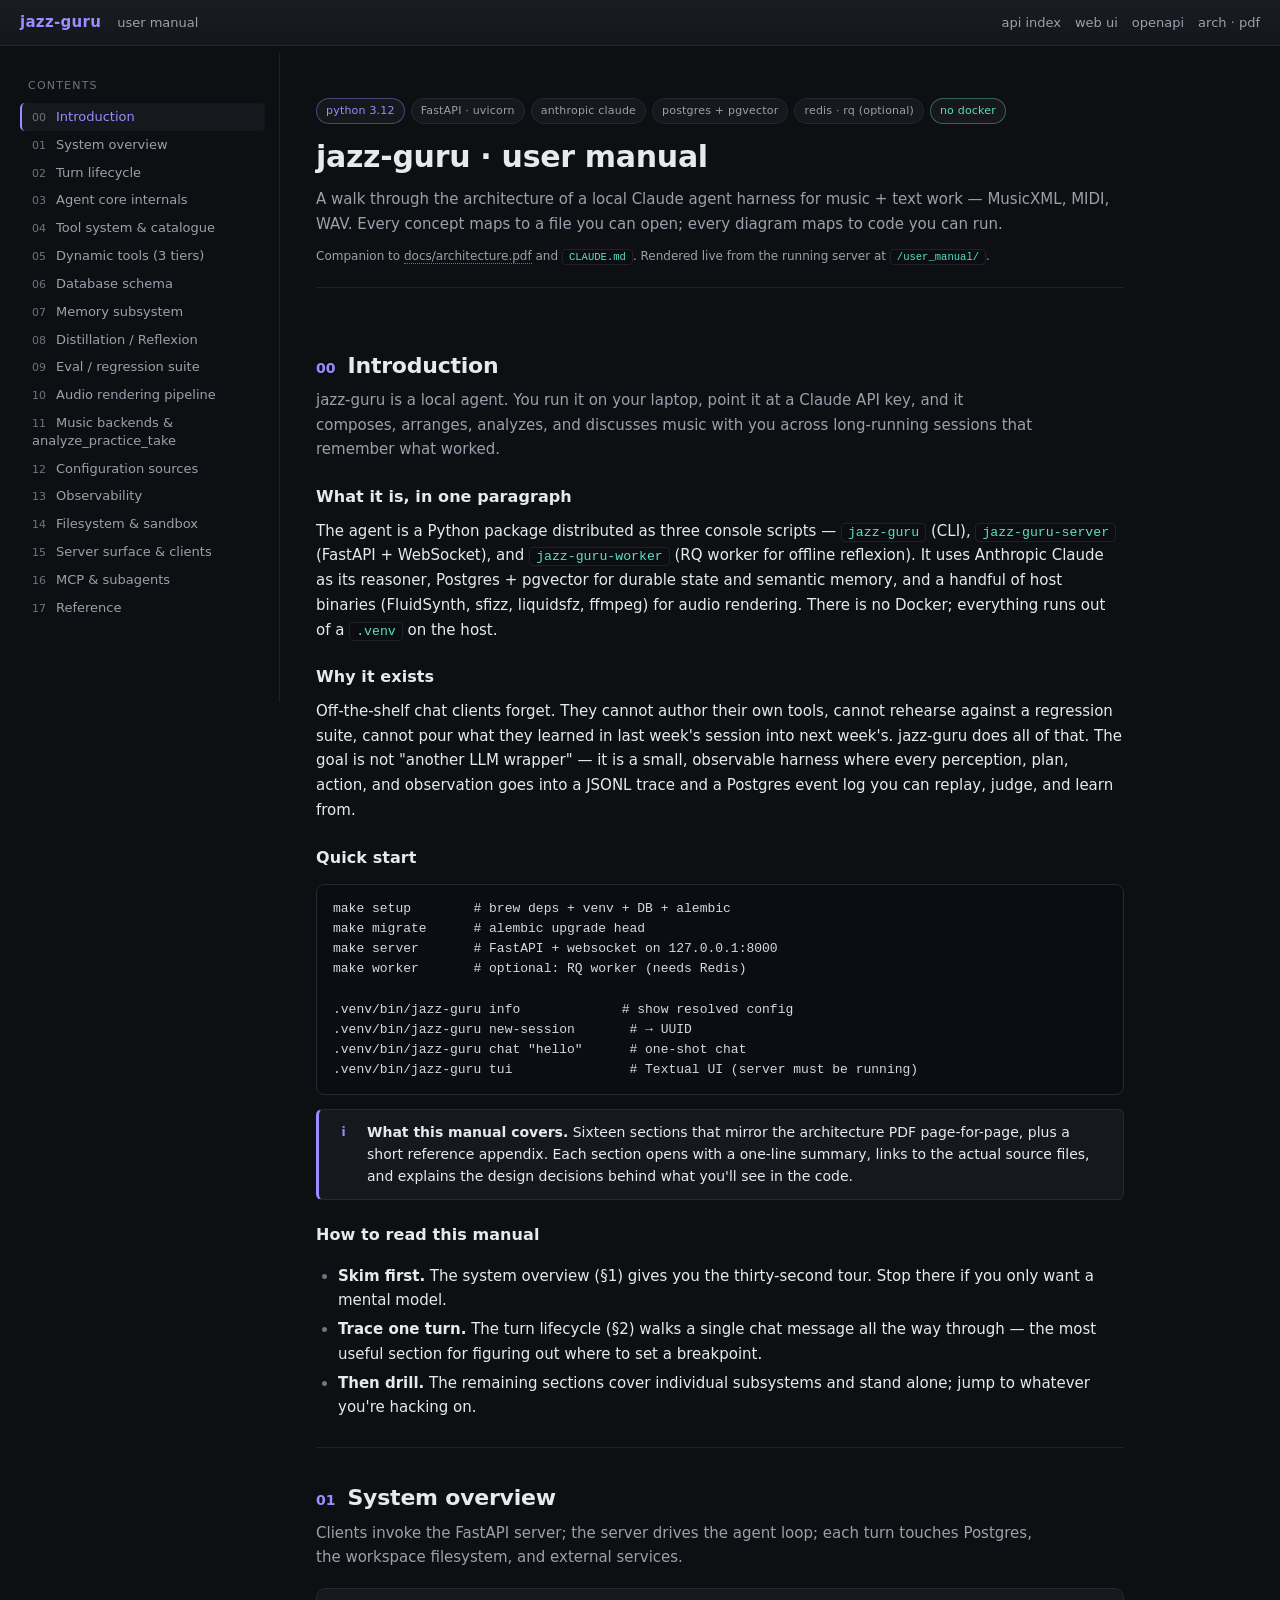
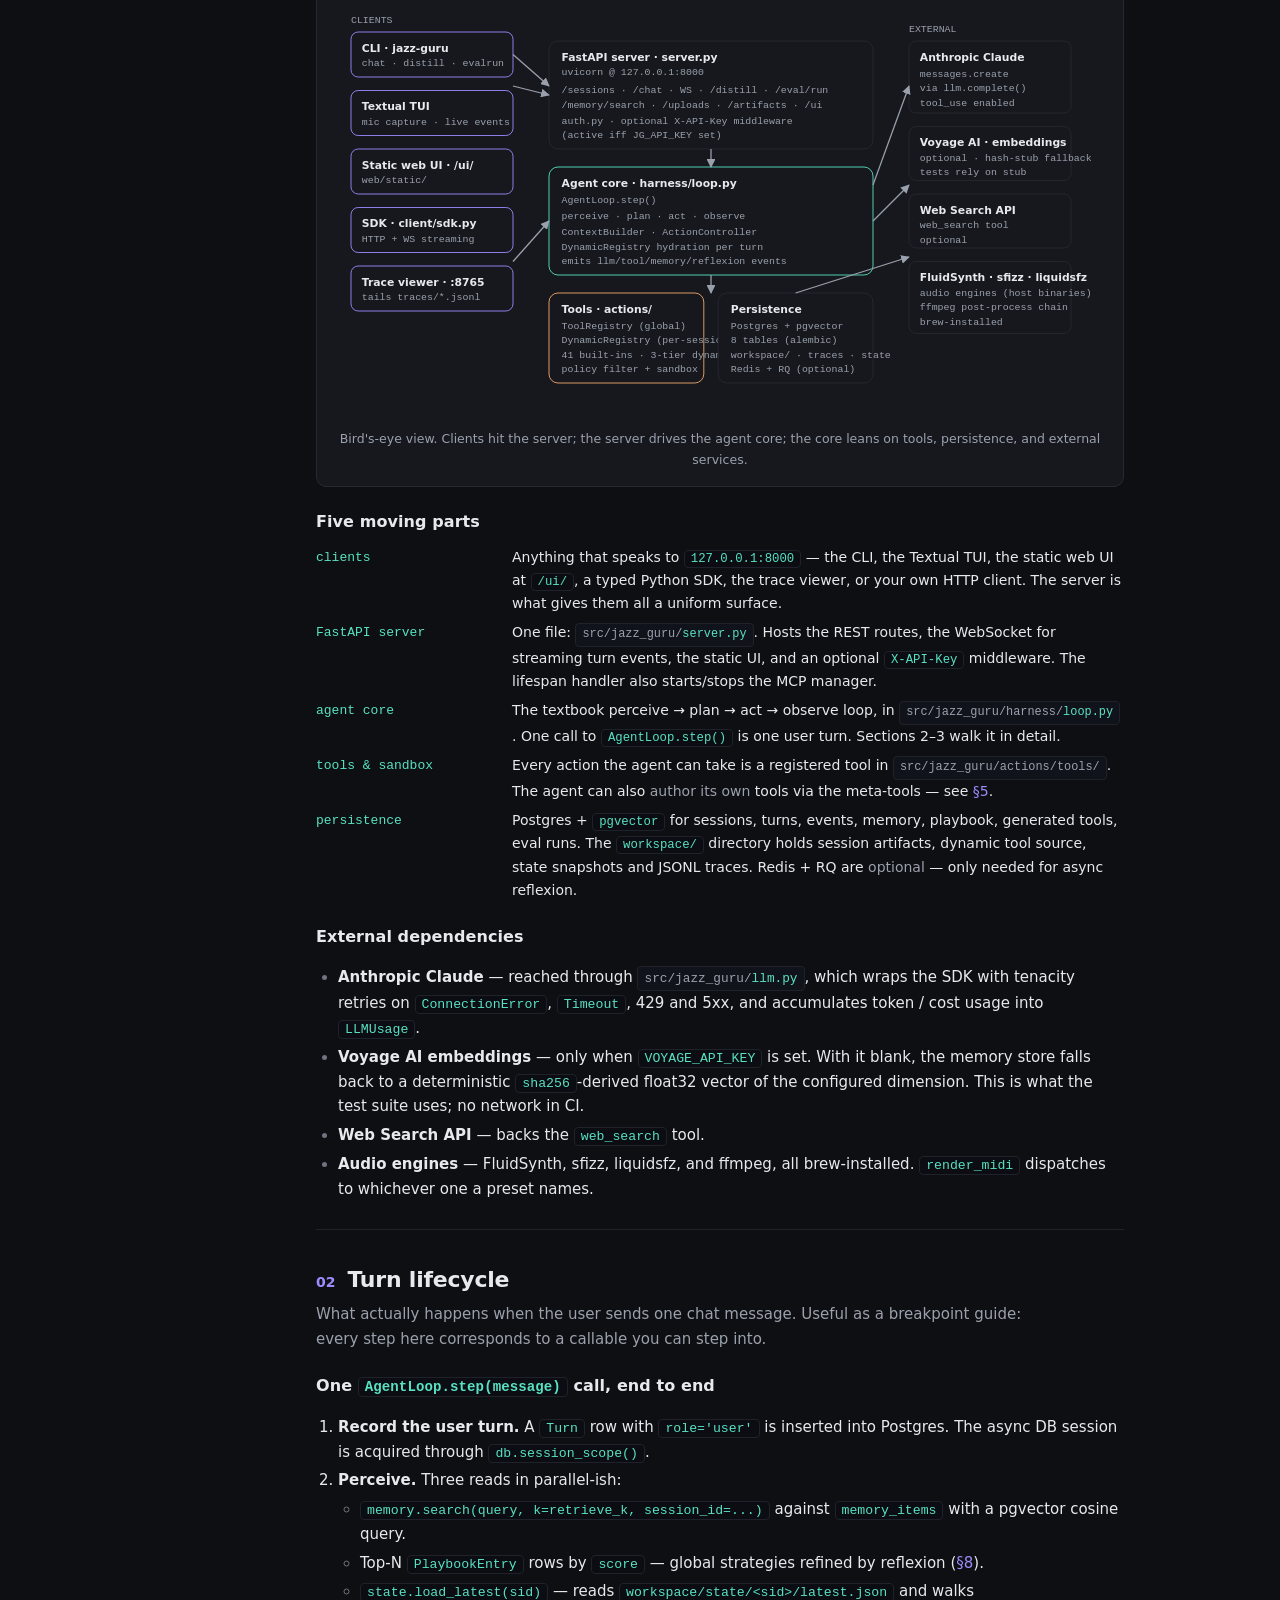
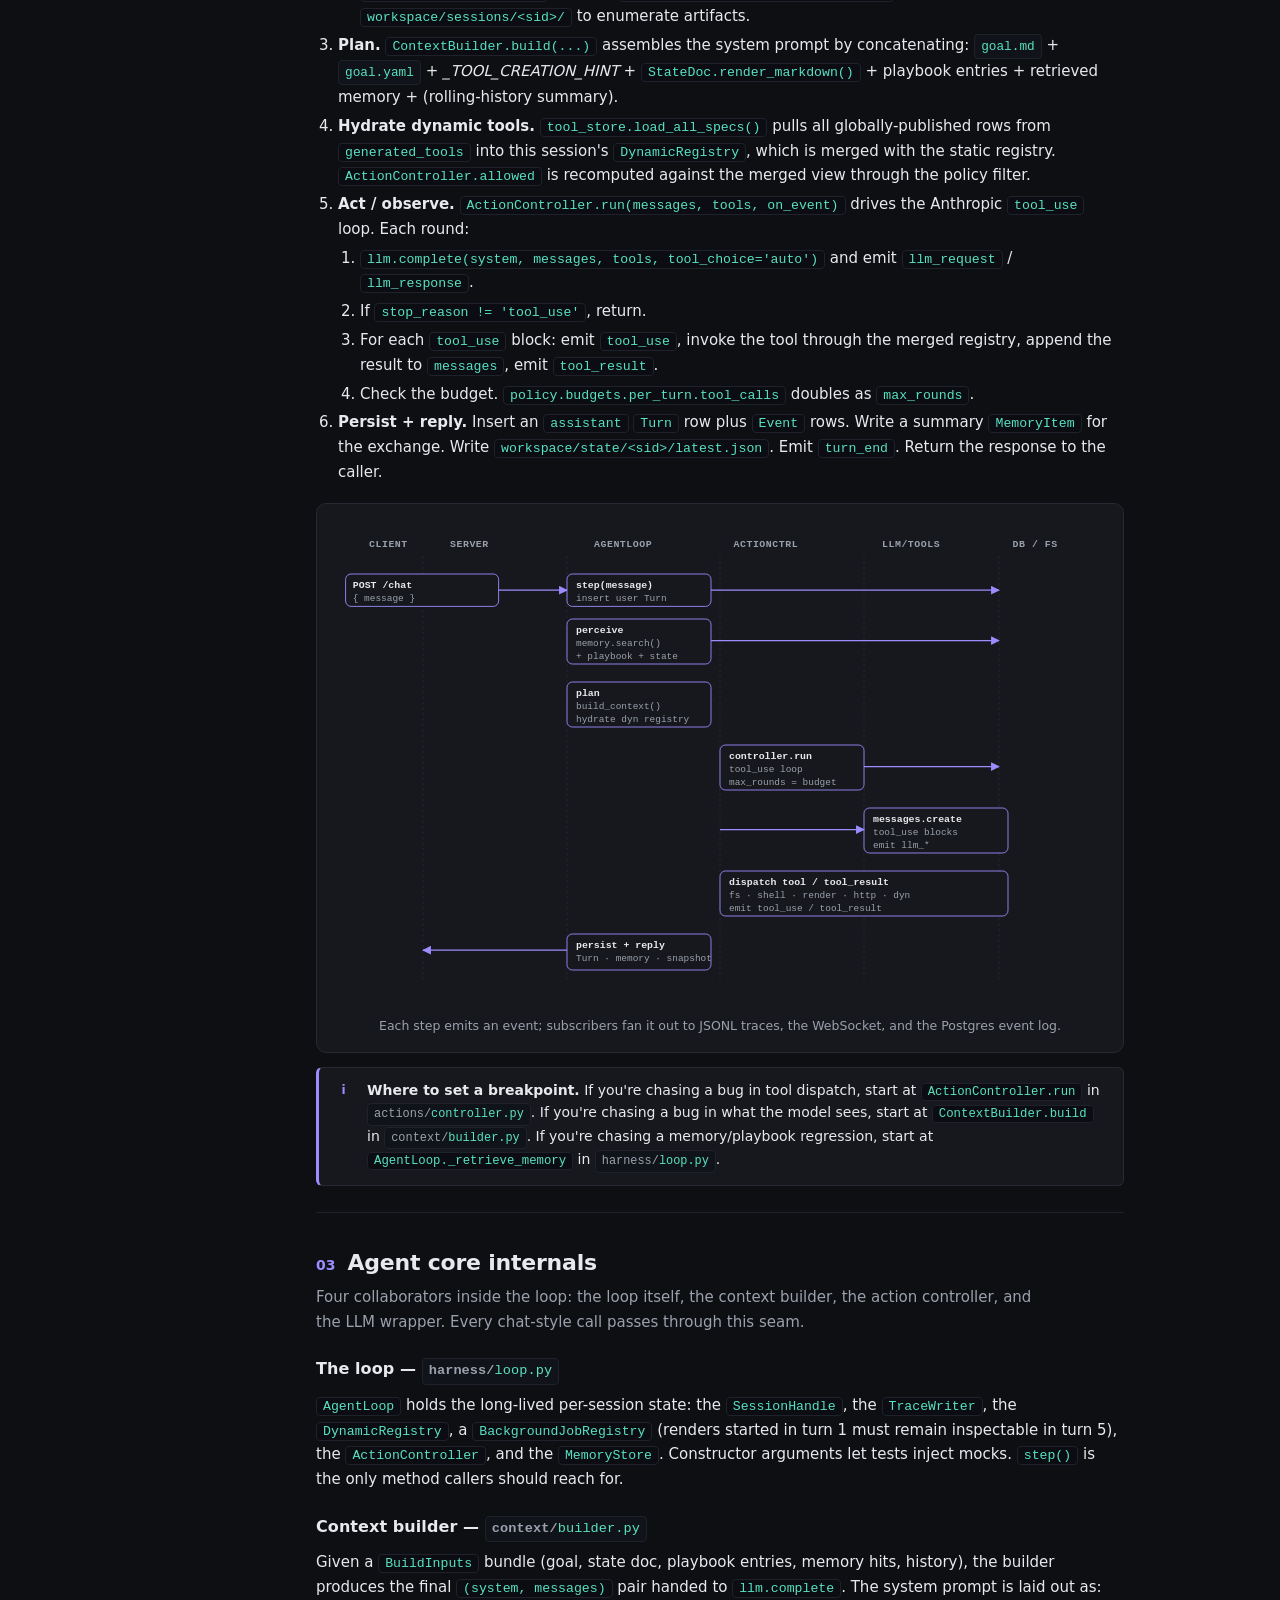
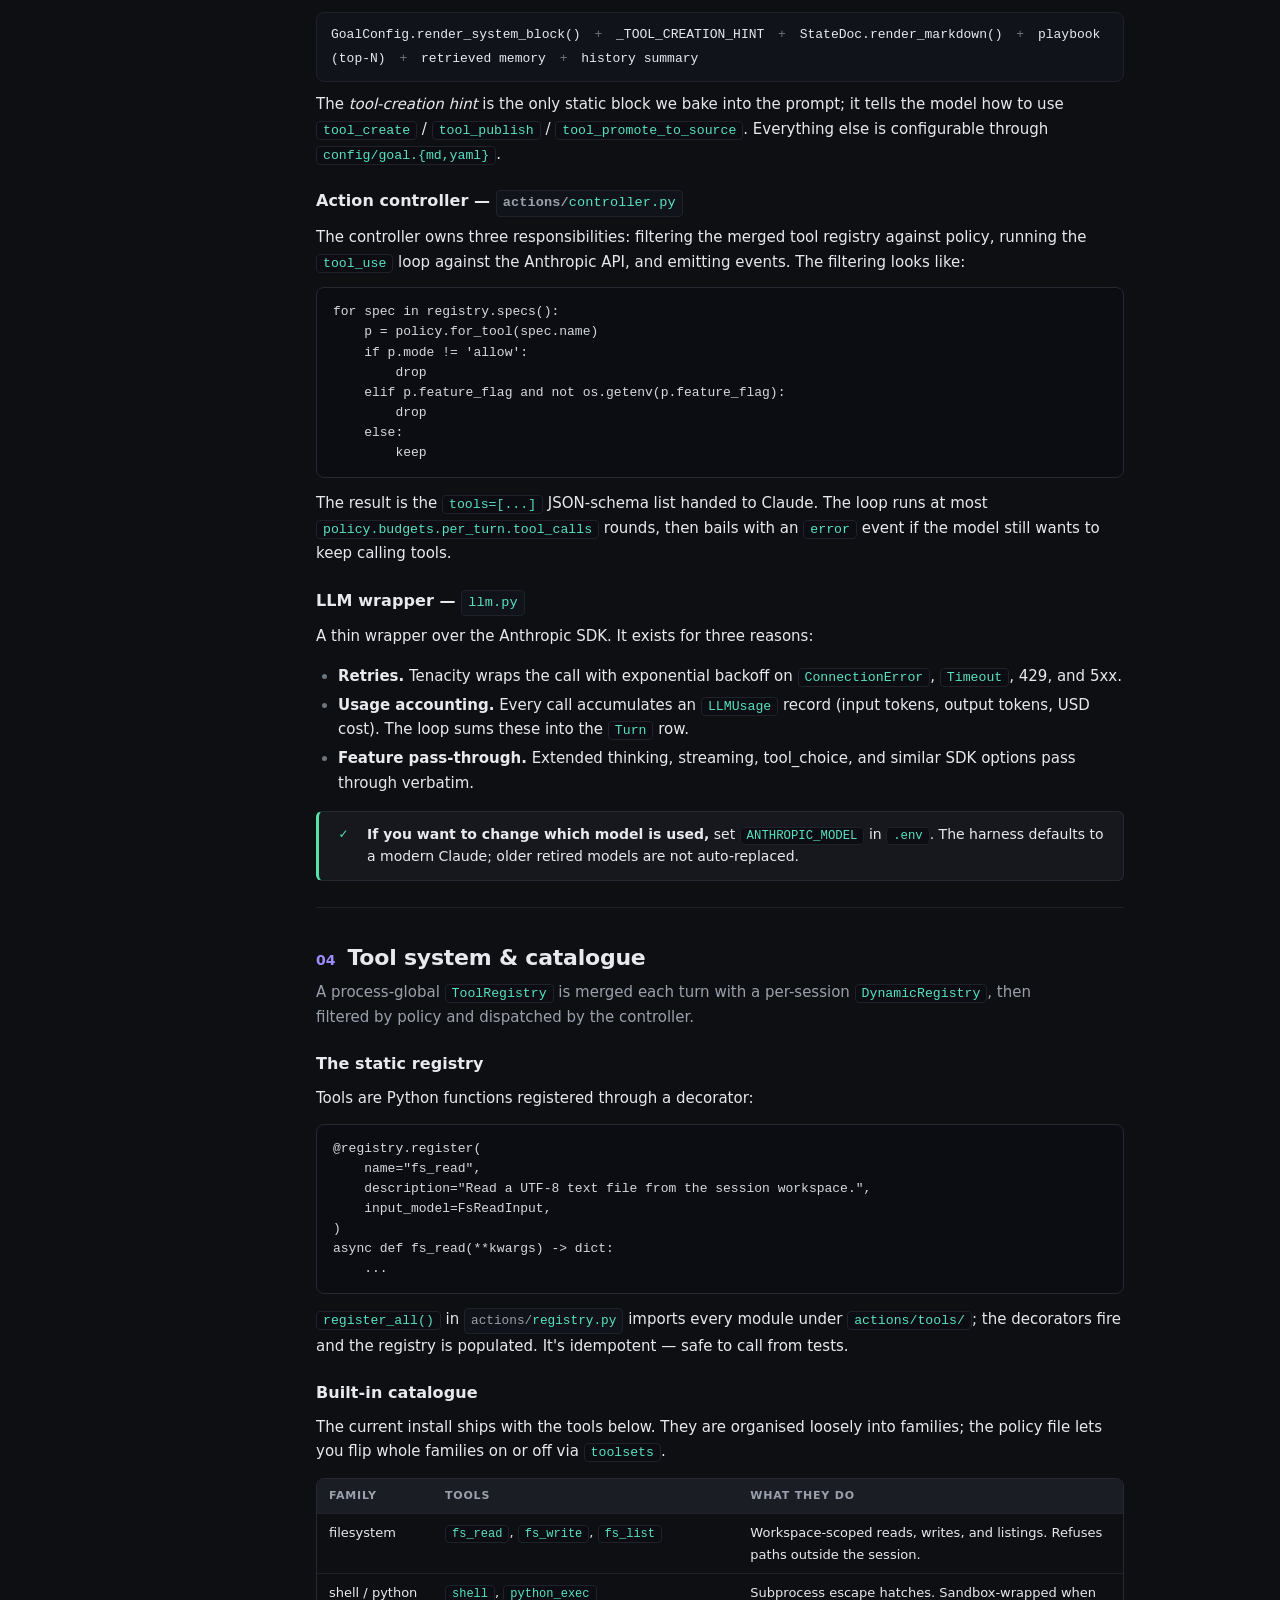
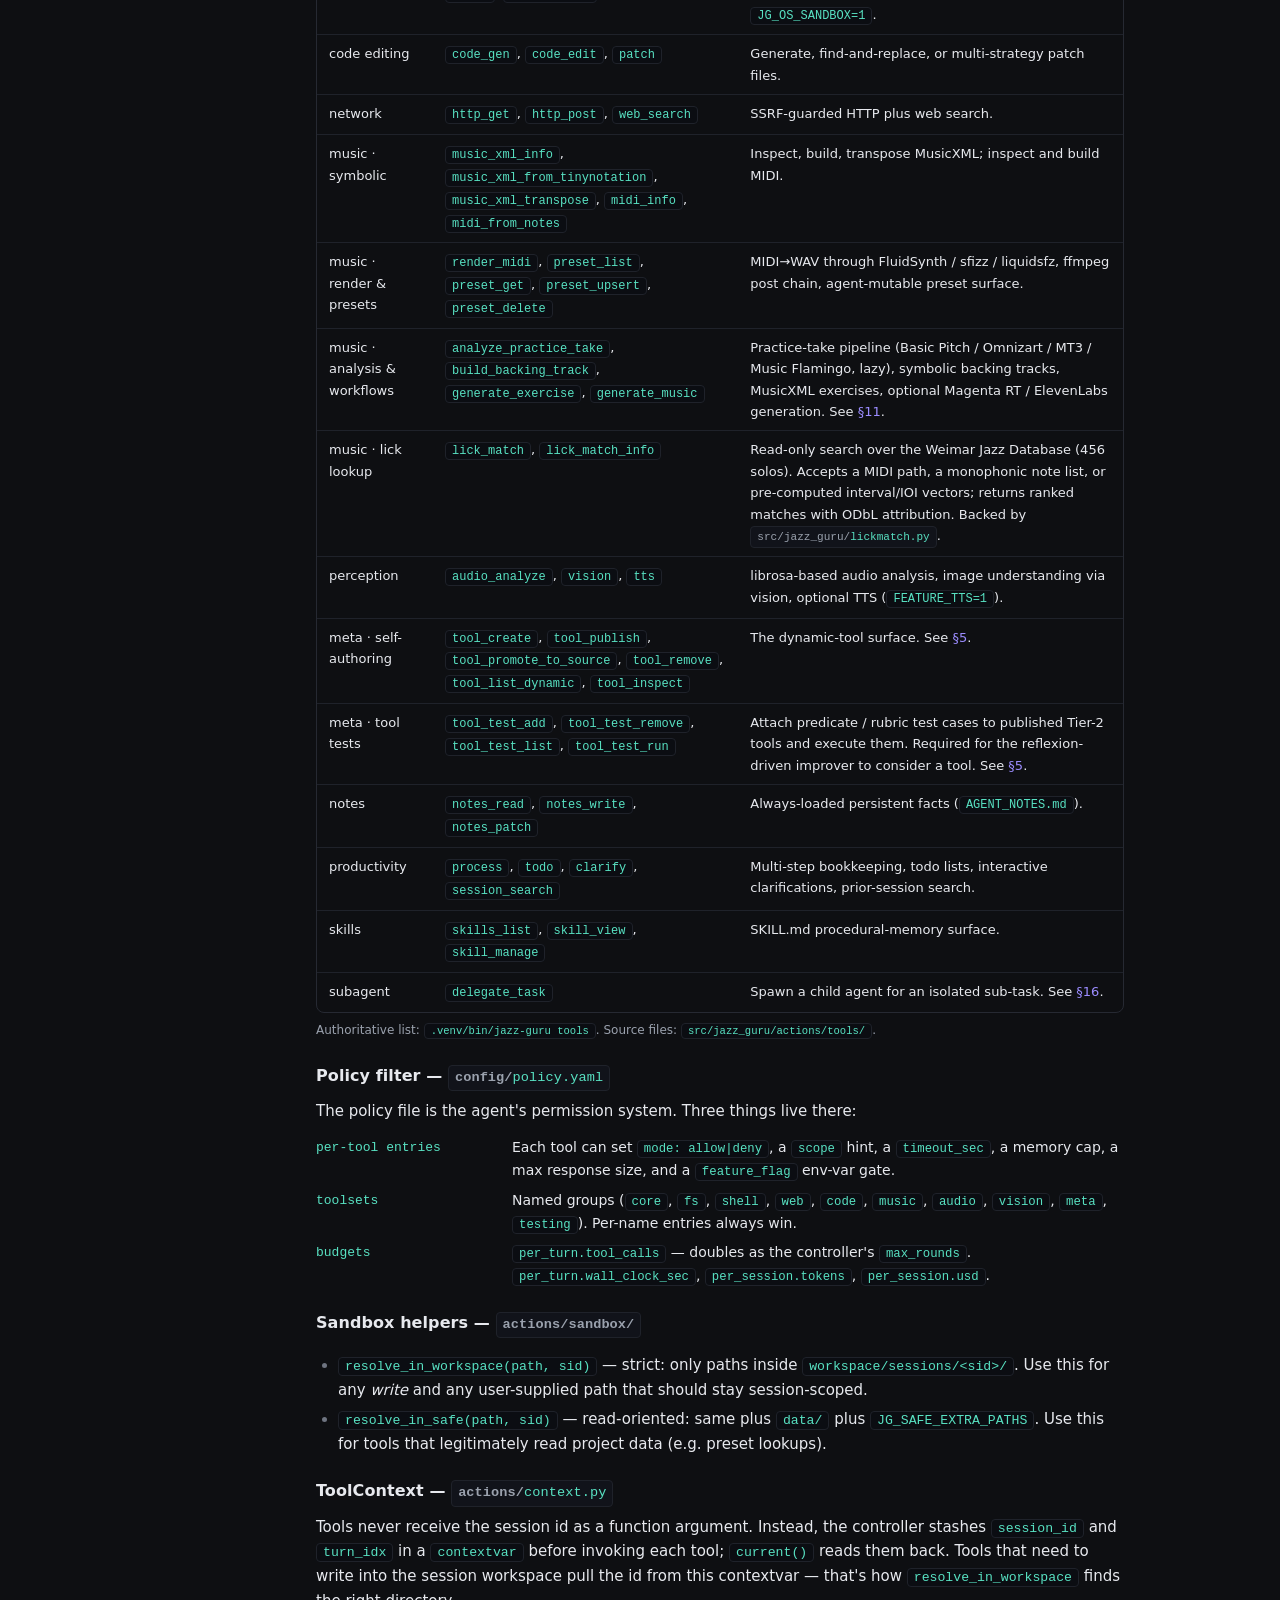
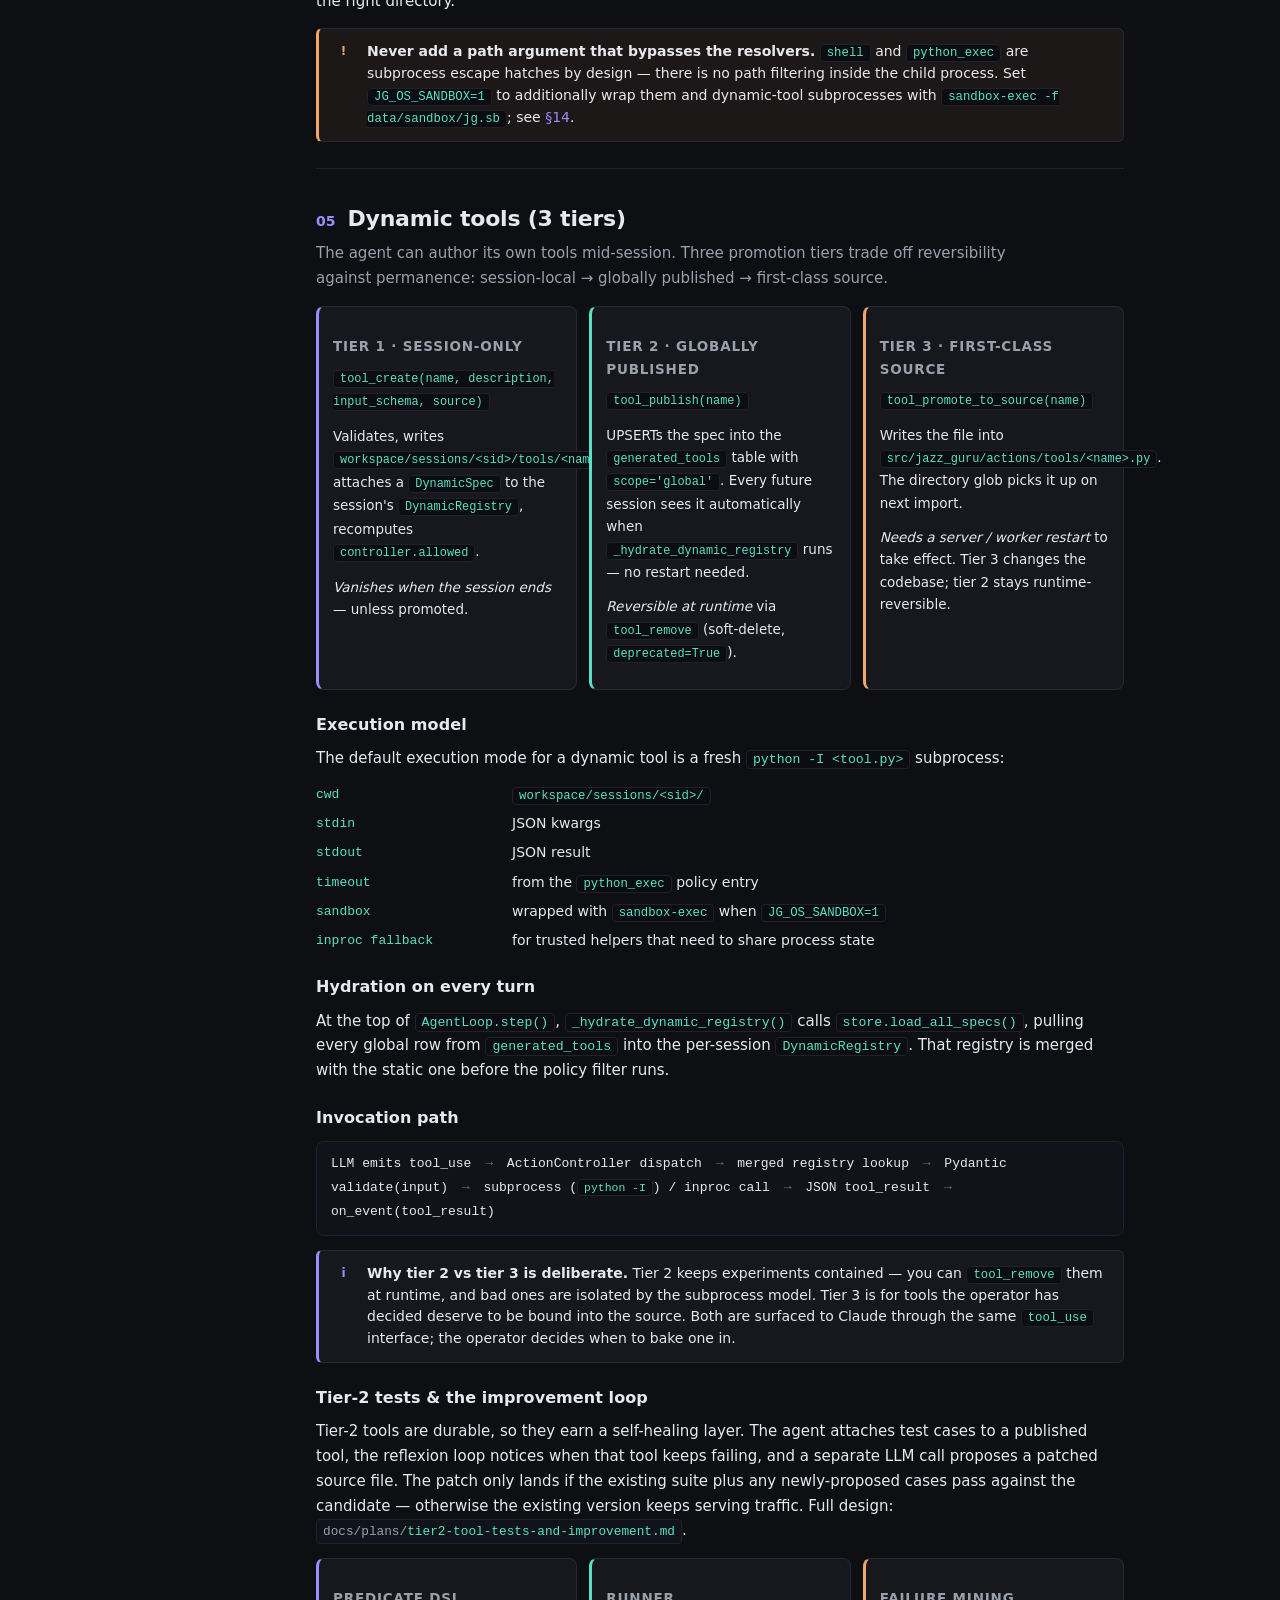
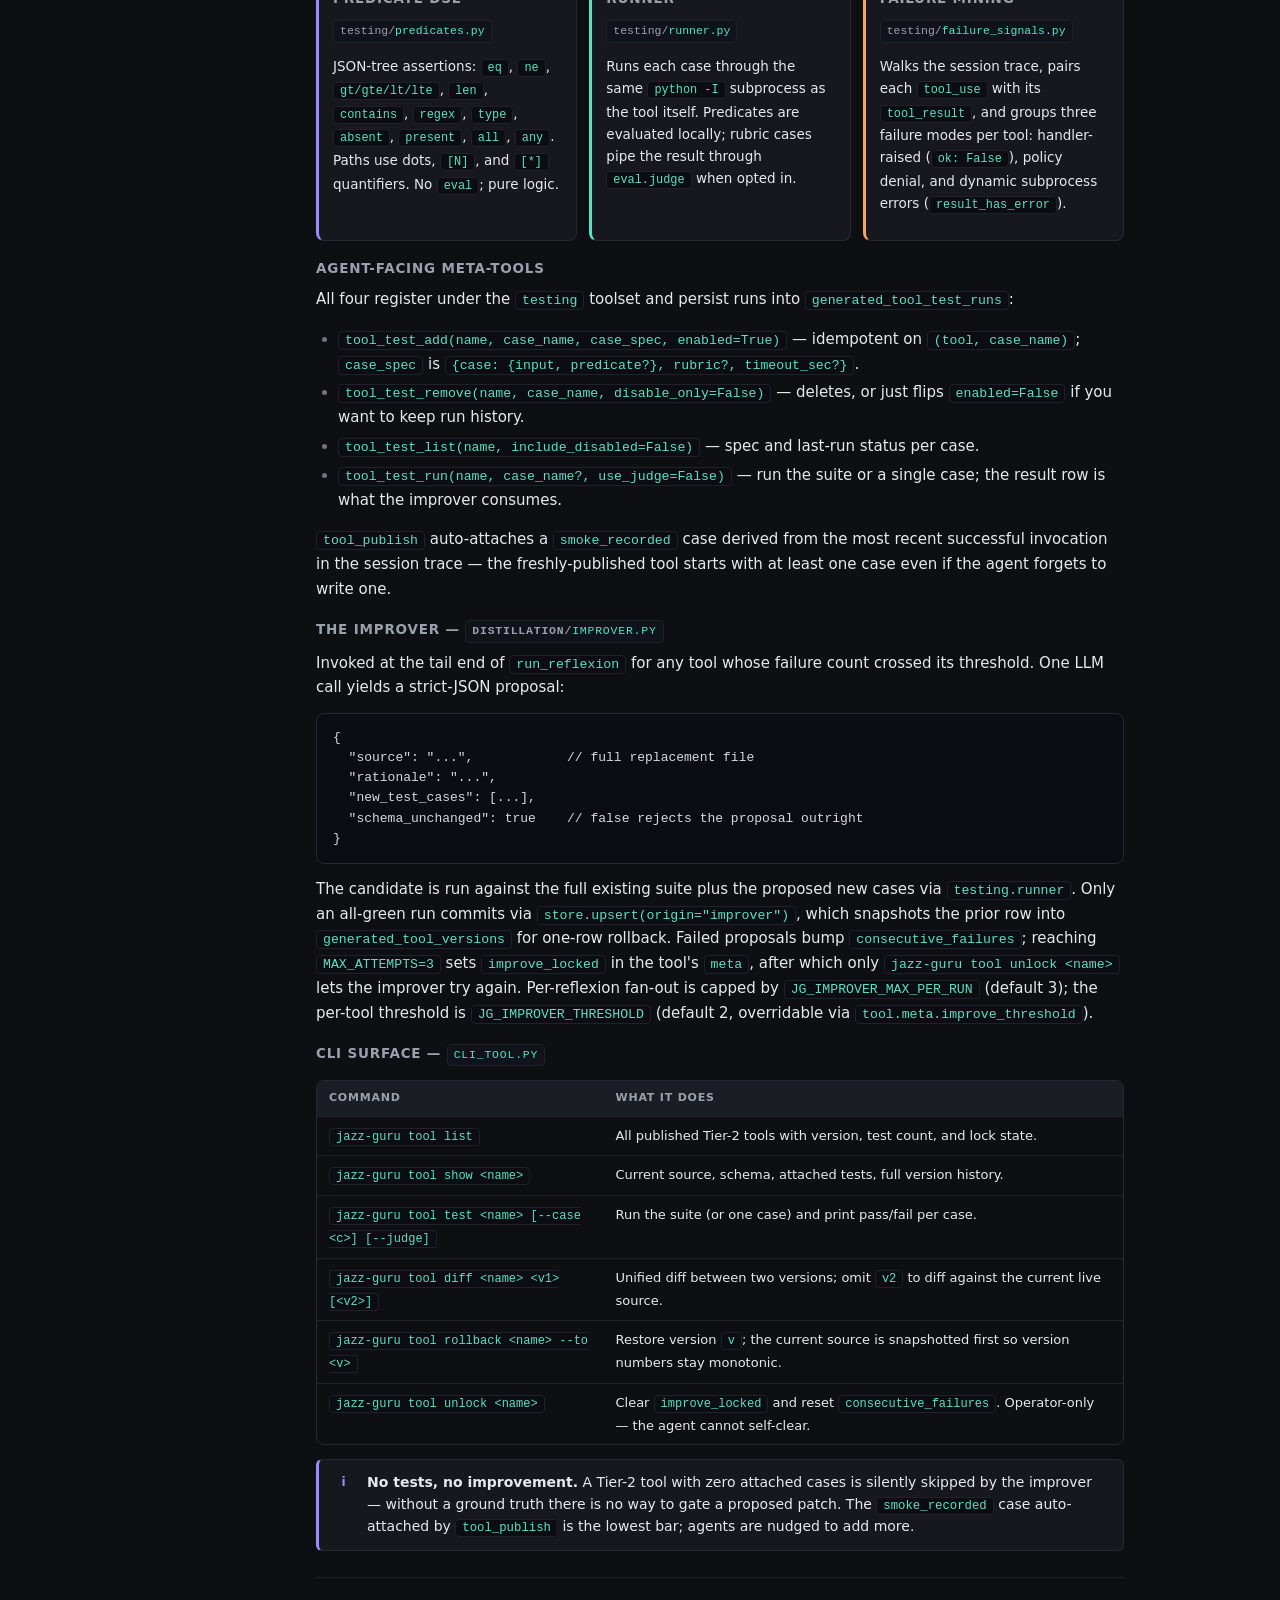
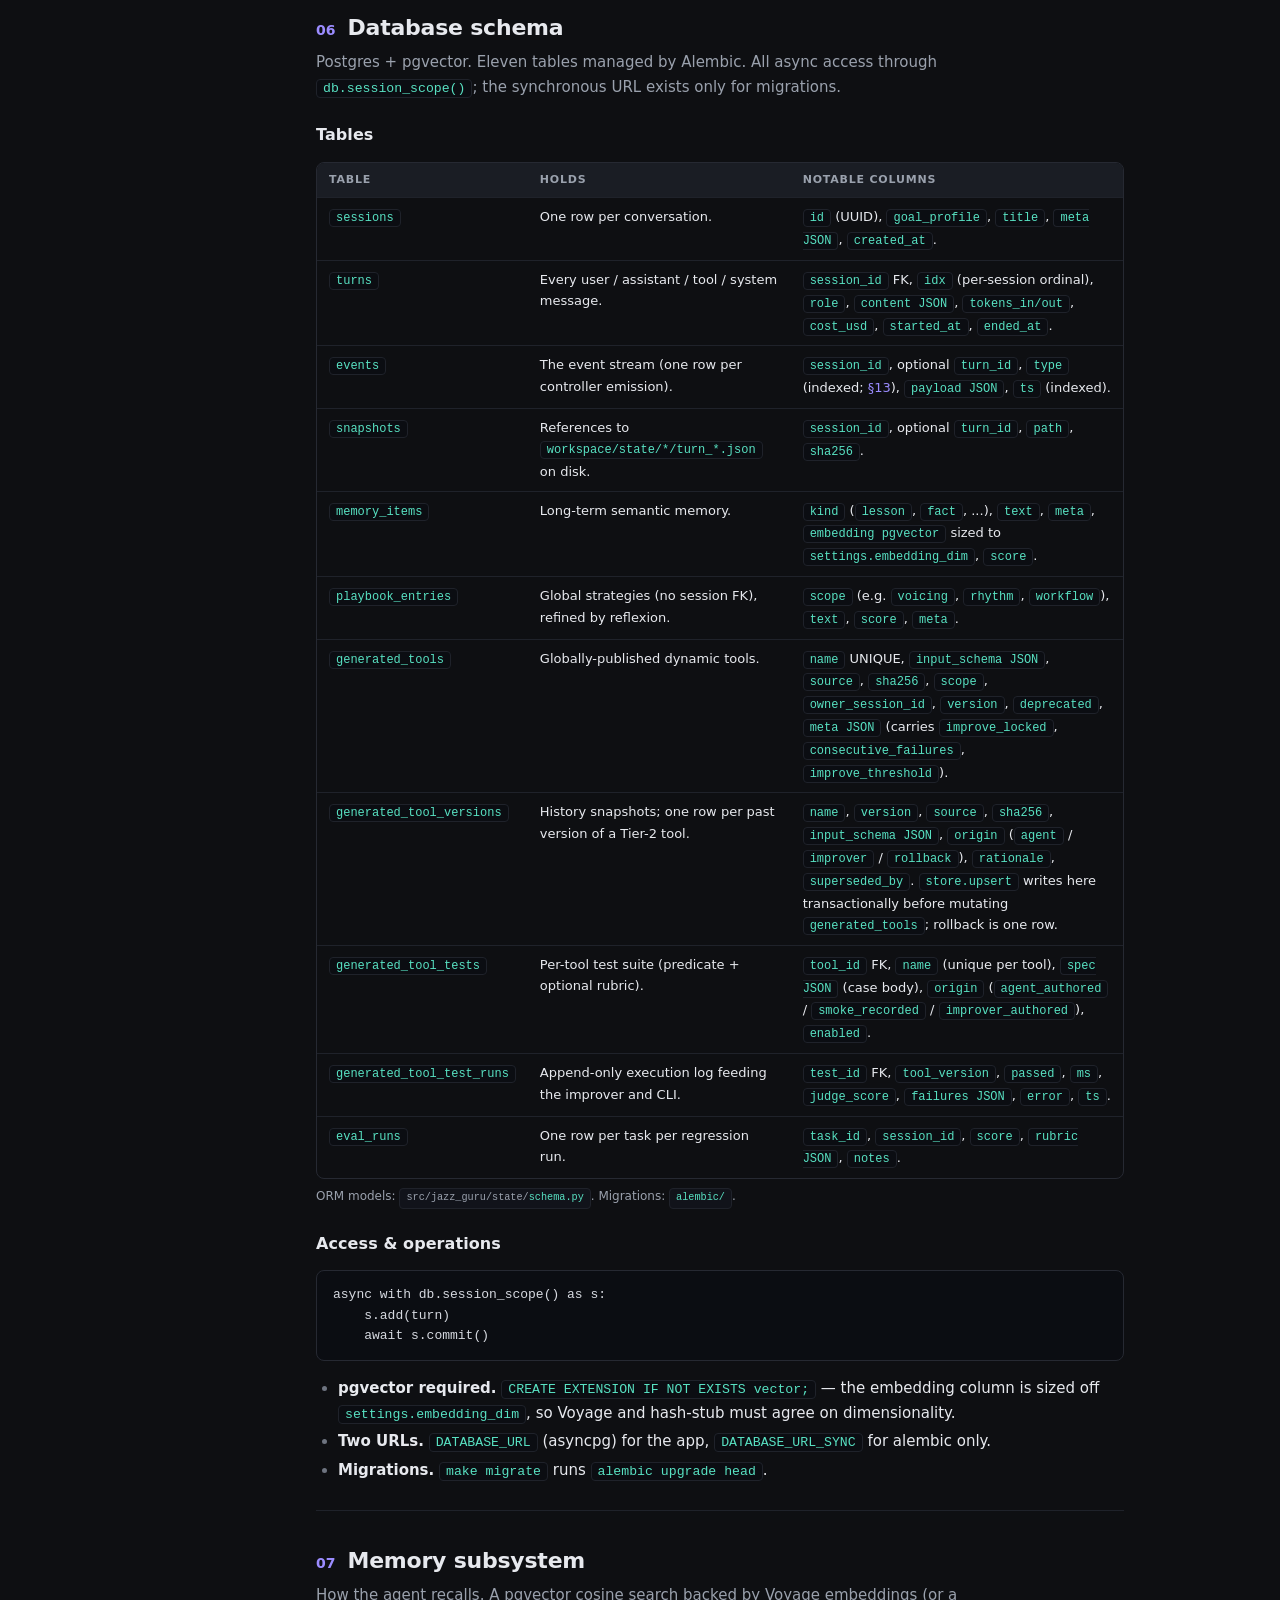
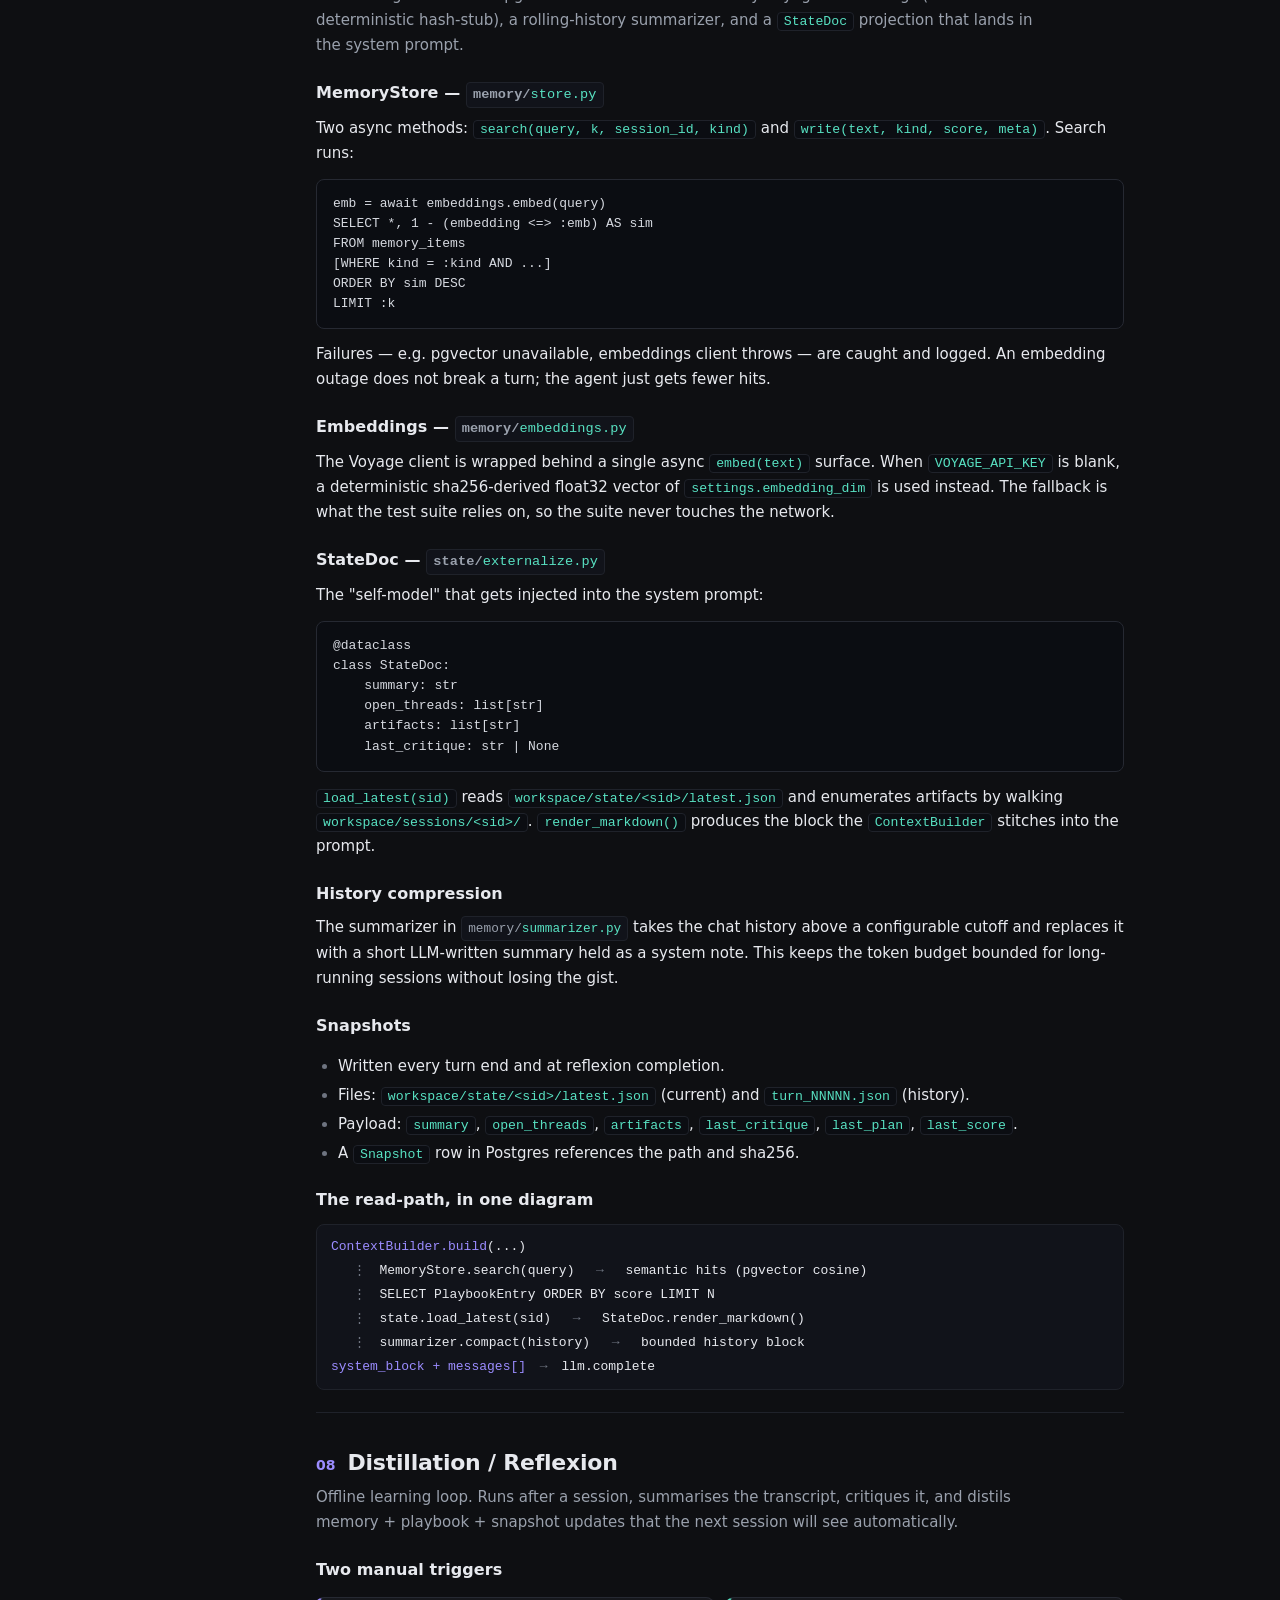
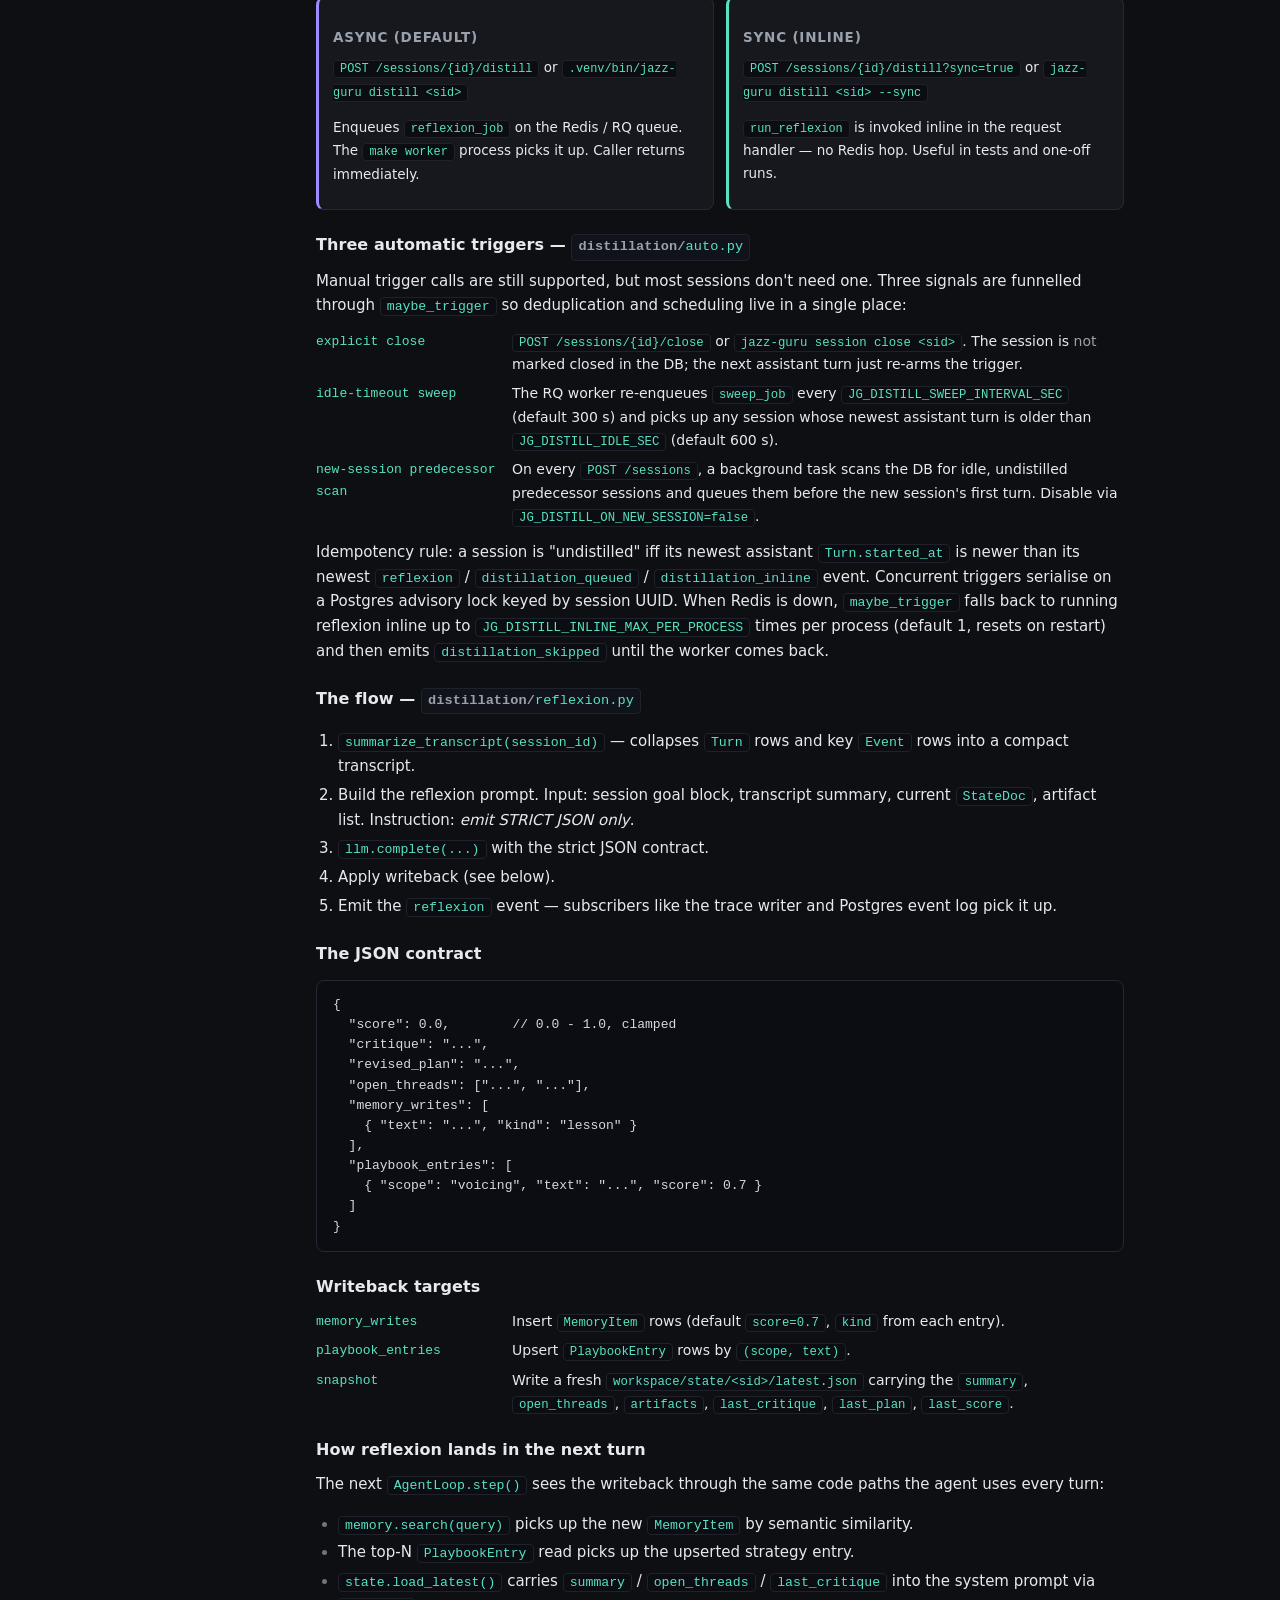
<file: src/jazz_guru/web/user_manual/index.html>
<!doctype html>
<html lang="en">
<head>
<meta charset="utf-8" />
<meta name="viewport" content="width=device-width,initial-scale=1" />
<title>jazz-guru · user manual</title>
<link rel="stylesheet" href="./manual.css" />
<link rel="icon" href="/ui/favicon.svg" type="image/svg+xml" />
<meta name="description" content="Human-readable manual for the jazz-guru agent harness: architecture, tools, memory, reflexion, eval, audio rendering, configuration, observability, server surface." />
</head>
<body>

<header class="topbar">
  <button id="toc-toggle" class="toc-toggle" aria-label="toggle table of contents">☰ contents</button>
  <span class="brand">jazz-guru</span>
  <span class="crumb">user manual</span>
  <span class="grow"></span>
  <nav class="links">
    <a href="/">api index</a>
    <a href="/ui/">web ui</a>
    <a href="/docs">openapi</a>
    <a href="/user_manual/architecture.pdf">arch · pdf</a>
  </nav>
</header>

<div class="layout">

<!-- ============================ TABLE OF CONTENTS ============================ -->
<aside id="toc" class="toc" aria-label="table of contents">
  <p class="toc-label">contents</p>
  <ol>
    <li><a href="#intro"><span class="num">00</span>Introduction</a></li>
    <li><a href="#overview"><span class="num">01</span>System overview</a></li>
    <li><a href="#turn"><span class="num">02</span>Turn lifecycle</a></li>
    <li><a href="#core"><span class="num">03</span>Agent core internals</a></li>
    <li><a href="#tools"><span class="num">04</span>Tool system &amp; catalogue</a></li>
    <li><a href="#dynamic"><span class="num">05</span>Dynamic tools (3 tiers)</a></li>
    <li><a href="#db"><span class="num">06</span>Database schema</a></li>
    <li><a href="#memory"><span class="num">07</span>Memory subsystem</a></li>
    <li><a href="#reflexion"><span class="num">08</span>Distillation / Reflexion</a></li>
    <li><a href="#eval"><span class="num">09</span>Eval / regression suite</a></li>
    <li><a href="#audio"><span class="num">10</span>Audio rendering pipeline</a></li>
    <li><a href="#music"><span class="num">11</span>Music backends &amp; analyze_practice_take</a></li>
    <li><a href="#config"><span class="num">12</span>Configuration sources</a></li>
    <li><a href="#obs"><span class="num">13</span>Observability</a></li>
    <li><a href="#fs"><span class="num">14</span>Filesystem &amp; sandbox</a></li>
    <li><a href="#server"><span class="num">15</span>Server surface &amp; clients</a></li>
    <li><a href="#mcp"><span class="num">16</span>MCP &amp; subagents</a></li>
    <li><a href="#reference"><span class="num">17</span>Reference</a></li>
  </ol>
</aside>

<!-- =============================== MAIN CONTENT ============================== -->
<main class="content">

<div class="hero">
  <div class="pill-row">
    <span class="pill accent">python 3.12</span>
    <span class="pill">FastAPI · uvicorn</span>
    <span class="pill">anthropic claude</span>
    <span class="pill">postgres + pgvector</span>
    <span class="pill">redis · rq (optional)</span>
    <span class="pill ok">no docker</span>
  </div>
  <h1>jazz-guru · user manual</h1>
  <p class="tagline">
    A walk through the architecture of a local Claude agent harness for music + text work
    &mdash; MusicXML, MIDI, WAV. Every concept maps to a file you can open;
    every diagram maps to code you can run.
  </p>
  <p class="cite">
    Companion to <a href="/user_manual/architecture.pdf">docs/architecture.pdf</a>
    and <code>CLAUDE.md</code>. Rendered live from the running server at
    <code>/user_manual/</code>.
  </p>
</div>

<!-- ===== 00 INTRO ===== -->
<section id="intro" class="s">
  <h2><span class="num">00</span>Introduction</h2>
  <p class="lede">
    jazz-guru is a local agent. You run it on your laptop, point it at a Claude API key, and
    it composes, arranges, analyzes, and discusses music with you across long-running
    sessions that remember what worked.
  </p>

  <h3>What it is, in one paragraph</h3>
  <p>
    The agent is a Python package distributed as three console scripts &mdash;
    <code>jazz-guru</code> (CLI), <code>jazz-guru-server</code> (FastAPI + WebSocket),
    and <code>jazz-guru-worker</code> (RQ worker for offline reflexion). It uses
    Anthropic Claude as its reasoner, Postgres + pgvector for durable state and
    semantic memory, and a handful of host binaries (FluidSynth, sfizz, liquidsfz,
    ffmpeg) for audio rendering. There is no Docker; everything runs out of a
    <code>.venv</code> on the host.
  </p>

  <h3>Why it exists</h3>
  <p>
    Off-the-shelf chat clients forget. They cannot author their own tools, cannot
    rehearse against a regression suite, cannot pour what they learned in last
    week's session into next week's. jazz-guru does all of that. The goal is not
    "another LLM wrapper" &mdash; it is a small, observable harness where every
    perception, plan, action, and observation goes into a JSONL trace and a
    Postgres event log you can replay, judge, and learn from.
  </p>

  <h3>Quick start</h3>
  <pre><code>make setup        # brew deps + venv + DB + alembic
make migrate      # alembic upgrade head
make server       # FastAPI + websocket on 127.0.0.1:8000
make worker       # optional: RQ worker (needs Redis)

.venv/bin/jazz-guru info             # show resolved config
.venv/bin/jazz-guru new-session       # &rarr; UUID
.venv/bin/jazz-guru chat "hello"      # one-shot chat
.venv/bin/jazz-guru tui               # Textual UI (server must be running)</code></pre>

  <div class="callout note">
    <span class="ico">i</span>
    <div>
      <p><strong>What this manual covers.</strong> Sixteen sections that mirror the
      architecture PDF page-for-page, plus a short reference appendix. Each
      section opens with a one-line summary, links to the actual source files,
      and explains the design decisions behind what you'll see in the code.</p>
    </div>
  </div>

  <h3>How to read this manual</h3>
  <ul>
    <li><strong>Skim first.</strong> The system overview (&sect;1) gives you the
        thirty-second tour. Stop there if you only want a mental model.</li>
    <li><strong>Trace one turn.</strong> The turn lifecycle (&sect;2) walks a
        single chat message all the way through &mdash; the most useful section
        for figuring out where to set a breakpoint.</li>
    <li><strong>Then drill.</strong> The remaining sections cover individual
        subsystems and stand alone; jump to whatever you're hacking on.</li>
  </ul>
</section>

<!-- ===== 01 SYSTEM OVERVIEW ===== -->
<section id="overview" class="s">
  <h2><span class="num">01</span>System overview</h2>
  <p class="lede">
    Clients invoke the FastAPI server; the server drives the agent loop; each
    turn touches Postgres, the workspace filesystem, and external services.
  </p>

  <div class="diagram">
<svg viewBox="0 0 860 460" xmlns="http://www.w3.org/2000/svg" role="img" aria-label="system overview">
  <defs>
    <marker id="arr" viewBox="0 0 10 10" refX="9" refY="5" markerWidth="7" markerHeight="7" orient="auto-start-reverse">
      <path d="M0,0 L10,5 L0,10 z" fill="#9aa1ad"/>
    </marker>
    <style>
      .ttl { fill:#e7e9ee; font: 600 12px system-ui, sans-serif; }
      .sub { fill:#9aa1ad; font: 11px ui-monospace, Menlo, monospace; }
      .box { fill:#16181d; stroke:#262932; }
      .acc { stroke:#9b8cff; }
      .ok { stroke:#58e1c2; }
      .warn { stroke:#f1a76b; }
      .line { stroke:#9aa1ad; stroke-width:1.4; fill:none; }
      .lbl { fill:#9aa1ad; font: 10px ui-monospace, monospace; }
    </style>
  </defs>

  <!-- clients column -->
  <g transform="translate(20,30)">
    <text class="sub" x="0" y="-10">CLIENTS</text>
    <rect class="box acc" x="0" y="0" width="180" height="50" rx="8"/>
    <text class="ttl" x="12" y="22">CLI · jazz-guru</text>
    <text class="sub" x="12" y="38">chat · distill · evalrun</text>

    <rect class="box acc" x="0" y="65" width="180" height="50" rx="8"/>
    <text class="ttl" x="12" y="87">Textual TUI</text>
    <text class="sub" x="12" y="103">mic capture · live events</text>

    <rect class="box acc" x="0" y="130" width="180" height="50" rx="8"/>
    <text class="ttl" x="12" y="152">Static web UI · /ui/</text>
    <text class="sub" x="12" y="168">web/static/</text>

    <rect class="box acc" x="0" y="195" width="180" height="50" rx="8"/>
    <text class="ttl" x="12" y="217">SDK · client/sdk.py</text>
    <text class="sub" x="12" y="233">HTTP + WS streaming</text>

    <rect class="box acc" x="0" y="260" width="180" height="50" rx="8"/>
    <text class="ttl" x="12" y="282">Trace viewer · :8765</text>
    <text class="sub" x="12" y="298">tails traces/*.jsonl</text>
  </g>

  <!-- server -->
  <g transform="translate(240,40)">
    <rect class="box" x="0" y="0" width="360" height="120" rx="10"/>
    <text class="ttl" x="14" y="22">FastAPI server · server.py</text>
    <text class="sub" x="14" y="38">uvicorn @ 127.0.0.1:8000</text>
    <text class="sub" x="14" y="58">/sessions · /chat · WS · /distill · /eval/run</text>
    <text class="sub" x="14" y="74">/memory/search · /uploads · /artifacts · /ui</text>
    <text class="sub" x="14" y="92">auth.py · optional X-API-Key middleware</text>
    <text class="sub" x="14" y="108">(active iff JG_API_KEY set)</text>
  </g>

  <!-- agent core -->
  <g transform="translate(240,180)">
    <rect class="box ok" x="0" y="0" width="360" height="120" rx="10"/>
    <text class="ttl" x="14" y="22">Agent core · harness/loop.py</text>
    <text class="sub" x="14" y="40">AgentLoop.step()</text>
    <text class="sub" x="14" y="58">perceive · plan · act · observe</text>
    <text class="sub" x="14" y="76">ContextBuilder · ActionController</text>
    <text class="sub" x="14" y="92">DynamicRegistry hydration per turn</text>
    <text class="sub" x="14" y="108">emits llm/tool/memory/reflexion events</text>
  </g>

  <!-- tools -->
  <g transform="translate(240,320)">
    <rect class="box warn" x="0" y="0" width="172" height="100" rx="10"/>
    <text class="ttl" x="14" y="22">Tools · actions/</text>
    <text class="sub" x="14" y="40">ToolRegistry (global)</text>
    <text class="sub" x="14" y="56">DynamicRegistry (per-session)</text>
    <text class="sub" x="14" y="72">41 built-ins · 3-tier dynamic</text>
    <text class="sub" x="14" y="88">policy filter + sandbox</text>
  </g>

  <!-- persistence -->
  <g transform="translate(428,320)">
    <rect class="box" x="0" y="0" width="172" height="100" rx="10"/>
    <text class="ttl" x="14" y="22">Persistence</text>
    <text class="sub" x="14" y="40">Postgres + pgvector</text>
    <text class="sub" x="14" y="56">8 tables (alembic)</text>
    <text class="sub" x="14" y="72">workspace/ · traces · state</text>
    <text class="sub" x="14" y="88">Redis + RQ (optional)</text>
  </g>

  <!-- external -->
  <g transform="translate(640,40)">
    <text class="sub" x="0" y="-10">EXTERNAL</text>
    <rect class="box" x="0" y="0" width="180" height="80" rx="8"/>
    <text class="ttl" x="12" y="22">Anthropic Claude</text>
    <text class="sub" x="12" y="40">messages.create</text>
    <text class="sub" x="12" y="56">via llm.complete()</text>
    <text class="sub" x="12" y="72">tool_use enabled</text>

    <rect class="box" x="0" y="95" width="180" height="60" rx="8"/>
    <text class="ttl" x="12" y="117">Voyage AI · embeddings</text>
    <text class="sub" x="12" y="133">optional · hash-stub fallback</text>
    <text class="sub" x="12" y="149">tests rely on stub</text>

    <rect class="box" x="0" y="170" width="180" height="60" rx="8"/>
    <text class="ttl" x="12" y="192">Web Search API</text>
    <text class="sub" x="12" y="208">web_search tool</text>
    <text class="sub" x="12" y="224">optional</text>

    <rect class="box" x="0" y="245" width="180" height="80" rx="8"/>
    <text class="ttl" x="12" y="267">FluidSynth · sfizz · liquidsfz</text>
    <text class="sub" x="12" y="283">audio engines (host binaries)</text>
    <text class="sub" x="12" y="299">ffmpeg post-process chain</text>
    <text class="sub" x="12" y="315">brew-installed</text>
  </g>

  <!-- arrows -->
  <path class="line" d="M200 55 L240 90" marker-end="url(#arr)"/>
  <path class="line" d="M200 90 L240 100" marker-end="url(#arr)"/>
  <path class="line" d="M200 285 L240 240" marker-end="url(#arr)"/>
  <path class="line" d="M420 160 L420 180" marker-end="url(#arr)"/>
  <path class="line" d="M420 300 L420 320" marker-end="url(#arr)"/>
  <path class="line" d="M600 200 L640 90" marker-end="url(#arr)"/>
  <path class="line" d="M600 240 L640 200" marker-end="url(#arr)"/>
  <path class="line" d="M514 320 L640 280" marker-end="url(#arr)"/>
</svg>
    <div class="caption">Bird's-eye view. Clients hit the server; the server drives the agent core; the core leans on tools, persistence, and external services.</div>
  </div>

  <h3>Five moving parts</h3>
  <dl class="def">
    <dt>clients</dt>
    <dd>Anything that speaks to <code>127.0.0.1:8000</code> &mdash; the CLI, the
        Textual TUI, the static web UI at <code>/ui/</code>, a typed Python
        SDK, the trace viewer, or your own HTTP client. The server is what gives
        them all a uniform surface.</dd>
    <dt>FastAPI server</dt>
    <dd>One file: <span class="file">src/jazz_guru/<b>server.py</b></span>. Hosts
        the REST routes, the WebSocket for streaming turn events, the static UI,
        and an optional <code>X-API-Key</code> middleware. The lifespan handler
        also starts/stops the MCP manager.</dd>
    <dt>agent core</dt>
    <dd>The textbook perceive → plan → act → observe loop, in
        <span class="file">src/jazz_guru/harness/<b>loop.py</b></span>. One call
        to <code>AgentLoop.step()</code> is one user turn. Sections 2–3 walk it
        in detail.</dd>
    <dt>tools &amp; sandbox</dt>
    <dd>Every action the agent can take is a registered tool in
        <span class="file">src/jazz_guru/actions/tools/</span>. The agent can
        also <em>author its own</em> tools via the meta-tools &mdash; see
        <a href="#dynamic">&sect;5</a>.</dd>
    <dt>persistence</dt>
    <dd>Postgres + <code>pgvector</code> for sessions, turns, events, memory,
        playbook, generated tools, eval runs. The <code>workspace/</code>
        directory holds session artifacts, dynamic tool source, state snapshots
        and JSONL traces. Redis + RQ are <em>optional</em> &mdash; only needed
        for async reflexion.</dd>
  </dl>

  <h3>External dependencies</h3>
  <ul>
    <li><strong>Anthropic Claude</strong> &mdash; reached through
        <span class="file">src/jazz_guru/<b>llm.py</b></span>, which wraps the
        SDK with tenacity retries on <code>ConnectionError</code>, <code>Timeout</code>,
        429 and 5xx, and accumulates token / cost usage into <code>LLMUsage</code>.</li>
    <li><strong>Voyage AI embeddings</strong> &mdash; only when
        <code>VOYAGE_API_KEY</code> is set. With it blank, the memory store
        falls back to a deterministic <code>sha256</code>-derived float32 vector
        of the configured dimension. This is what the test suite uses; no
        network in CI.</li>
    <li><strong>Web Search API</strong> &mdash; backs the <code>web_search</code>
        tool.</li>
    <li><strong>Audio engines</strong> &mdash; FluidSynth, sfizz, liquidsfz, and
        ffmpeg, all brew-installed. <code>render_midi</code> dispatches to
        whichever one a preset names.</li>
  </ul>
</section>

<!-- ===== 02 TURN LIFECYCLE ===== -->
<section id="turn" class="s">
  <h2><span class="num">02</span>Turn lifecycle</h2>
  <p class="lede">
    What actually happens when the user sends one chat message. Useful as a
    breakpoint guide: every step here corresponds to a callable you can step
    into.
  </p>

  <h3>One <code>AgentLoop.step(message)</code> call, end to end</h3>
  <ol>
    <li><strong>Record the user turn.</strong> A <code>Turn</code> row with
        <code>role='user'</code> is inserted into Postgres. The async DB session
        is acquired through <code>db.session_scope()</code>.</li>
    <li><strong>Perceive.</strong> Three reads in parallel-ish:
      <ul>
        <li><code>memory.search(query, k=retrieve_k, session_id=...)</code>
            against <code>memory_items</code> with a pgvector cosine query.</li>
        <li>Top-N <code>PlaybookEntry</code> rows by <code>score</code> &mdash;
            global strategies refined by reflexion (<a href="#reflexion">&sect;8</a>).</li>
        <li><code>state.load_latest(sid)</code> &mdash; reads
            <code>workspace/state/&lt;sid&gt;/latest.json</code> and walks
            <code>workspace/sessions/&lt;sid&gt;/</code> to enumerate artifacts.</li>
      </ul>
    </li>
    <li><strong>Plan.</strong> <code>ContextBuilder.build(...)</code> assembles
        the system prompt by concatenating:
        <span class="file"><b>goal.md</b></span> +
        <span class="file"><b>goal.yaml</b></span> +
        <em>_TOOL_CREATION_HINT</em> + <code>StateDoc.render_markdown()</code> +
        playbook entries + retrieved memory + (rolling-history summary).</li>
    <li><strong>Hydrate dynamic tools.</strong>
        <code>tool_store.load_all_specs()</code> pulls all globally-published
        rows from <code>generated_tools</code> into this session's
        <code>DynamicRegistry</code>, which is merged with the static registry.
        <code>ActionController.allowed</code> is recomputed against the merged
        view through the policy filter.</li>
    <li><strong>Act / observe.</strong>
        <code>ActionController.run(messages, tools, on_event)</code> drives the
        Anthropic <code>tool_use</code> loop. Each round:
      <ol>
        <li><code>llm.complete(system, messages, tools, tool_choice='auto')</code>
            and emit <code>llm_request</code> / <code>llm_response</code>.</li>
        <li>If <code>stop_reason != 'tool_use'</code>, return.</li>
        <li>For each <code>tool_use</code> block: emit <code>tool_use</code>,
            invoke the tool through the merged registry, append the result to
            <code>messages</code>, emit <code>tool_result</code>.</li>
        <li>Check the budget. <code>policy.budgets.per_turn.tool_calls</code>
            doubles as <code>max_rounds</code>.</li>
      </ol>
    </li>
    <li><strong>Persist + reply.</strong> Insert an <code>assistant</code>
        <code>Turn</code> row plus <code>Event</code> rows. Write a summary
        <code>MemoryItem</code> for the exchange. Write
        <code>workspace/state/&lt;sid&gt;/latest.json</code>. Emit
        <code>turn_end</code>. Return the response to the caller.</li>
  </ol>

  <div class="diagram">
<svg viewBox="0 0 860 540" xmlns="http://www.w3.org/2000/svg" role="img" aria-label="turn lifecycle">
  <defs>
    <marker id="arr2" viewBox="0 0 10 10" refX="9" refY="5" markerWidth="7" markerHeight="7" orient="auto-start-reverse">
      <path d="M0,0 L10,5 L0,10 z" fill="#9b8cff"/>
    </marker>
    <style>
      .lane { fill:#9aa1ad; font: 600 11px ui-monospace, Menlo, monospace; letter-spacing:.6px; }
      .laneCol { stroke:#262932; stroke-dasharray:3 3; }
      .ev { fill:#16181d; stroke:#9b8cff; }
      .evt { fill:#e7e9ee; font: 600 11px ui-monospace, Menlo, monospace; }
      .evd { fill:#9aa1ad; font: 10.5px ui-monospace, Menlo, monospace; }
      .arrL { stroke:#9b8cff; stroke-width:1.4; fill:none; }
    </style>
  </defs>

  <!-- lane labels -->
  <g>
    <line class="laneCol" x1="100" y1="40" x2="100" y2="510"/>
    <line class="laneCol" x1="260" y1="40" x2="260" y2="510"/>
    <line class="laneCol" x1="430" y1="40" x2="430" y2="510"/>
    <line class="laneCol" x1="590" y1="40" x2="590" y2="510"/>
    <line class="laneCol" x1="740" y1="40" x2="740" y2="510"/>
    <text class="lane" x="40" y="30">CLIENT</text>
    <text class="lane" x="130" y="30">SERVER</text>
    <text class="lane" x="290" y="30">AGENTLOOP</text>
    <text class="lane" x="445" y="30">ACTIONCTRL</text>
    <text class="lane" x="610" y="30">LLM/TOOLS</text>
    <text class="lane" x="755" y="30">DB / FS</text>
  </g>

  <!-- steps -->
  <g transform="translate(0,60)">
    <rect class="ev" x="14" y="0" width="170" height="36" rx="6"/>
    <text class="evt" x="22" y="16">POST /chat</text>
    <text class="evd" x="22" y="30">{ message }</text>
    <path class="arrL" d="M184 18 L260 18" marker-end="url(#arr2)"/>

    <rect class="ev" x="260" y="0" width="160" height="36" rx="6"/>
    <text class="evt" x="270" y="16">step(message)</text>
    <text class="evd" x="270" y="30">insert user Turn</text>
    <path class="arrL" d="M420 18 L740 18" marker-end="url(#arr2)"/>
  </g>

  <g transform="translate(0,110)">
    <rect class="ev" x="260" y="0" width="160" height="50" rx="6"/>
    <text class="evt" x="270" y="16">perceive</text>
    <text class="evd" x="270" y="30">memory.search()</text>
    <text class="evd" x="270" y="44">+ playbook + state</text>
    <path class="arrL" d="M420 24 L740 24" marker-end="url(#arr2)"/>
  </g>

  <g transform="translate(0,180)">
    <rect class="ev" x="260" y="0" width="160" height="50" rx="6"/>
    <text class="evt" x="270" y="16">plan</text>
    <text class="evd" x="270" y="30">build_context()</text>
    <text class="evd" x="270" y="44">hydrate dyn registry</text>
  </g>

  <g transform="translate(0,250)">
    <rect class="ev" x="430" y="0" width="160" height="50" rx="6"/>
    <text class="evt" x="440" y="16">controller.run</text>
    <text class="evd" x="440" y="30">tool_use loop</text>
    <text class="evd" x="440" y="44">max_rounds = budget</text>
    <path class="arrL" d="M590 24 L740 24" marker-end="url(#arr2)"/>
  </g>

  <g transform="translate(0,320)">
    <rect class="ev" x="590" y="0" width="160" height="50" rx="6"/>
    <text class="evt" x="600" y="16">messages.create</text>
    <text class="evd" x="600" y="30">tool_use blocks</text>
    <text class="evd" x="600" y="44">emit llm_*</text>
    <path class="arrL" d="M590 24 L430 24" marker-start="url(#arr2)"/>
  </g>

  <g transform="translate(0,390)">
    <rect class="ev" x="430" y="0" width="320" height="50" rx="6"/>
    <text class="evt" x="440" y="16">dispatch tool / tool_result</text>
    <text class="evd" x="440" y="30">fs · shell · render · http · dyn</text>
    <text class="evd" x="440" y="44">emit tool_use / tool_result</text>
  </g>

  <g transform="translate(0,460)">
    <rect class="ev" x="260" y="0" width="160" height="40" rx="6"/>
    <text class="evt" x="270" y="16">persist + reply</text>
    <text class="evd" x="270" y="30">Turn · memory · snapshot</text>
    <path class="arrL" d="M260 18 L100 18" marker-end="url(#arr2)"/>
  </g>
</svg>
    <div class="caption">Each step emits an event; subscribers fan it out to JSONL traces, the WebSocket, and the Postgres event log.</div>
  </div>

  <div class="callout note">
    <span class="ico">i</span>
    <div>
      <p><strong>Where to set a breakpoint.</strong> If you're chasing a bug in
      tool dispatch, start at <code>ActionController.run</code> in
      <span class="file">actions/<b>controller.py</b></span>. If you're chasing a
      bug in what the model sees, start at <code>ContextBuilder.build</code> in
      <span class="file">context/<b>builder.py</b></span>. If you're chasing a
      memory/playbook regression, start at <code>AgentLoop._retrieve_memory</code>
      in <span class="file">harness/<b>loop.py</b></span>.</p>
    </div>
  </div>
</section>

<!-- ===== 03 AGENT CORE ===== -->
<section id="core" class="s">
  <h2><span class="num">03</span>Agent core internals</h2>
  <p class="lede">
    Four collaborators inside the loop: the loop itself, the context builder, the
    action controller, and the LLM wrapper. Every chat-style call passes through
    this seam.
  </p>

  <h3>The loop &mdash; <span class="file">harness/<b>loop.py</b></span></h3>
  <p>
    <code>AgentLoop</code> holds the long-lived per-session state: the
    <code>SessionHandle</code>, the <code>TraceWriter</code>, the
    <code>DynamicRegistry</code>, a <code>BackgroundJobRegistry</code>
    (renders started in turn 1 must remain inspectable in turn 5), the
    <code>ActionController</code>, and the <code>MemoryStore</code>. Constructor
    arguments let tests inject mocks. <code>step()</code> is the only method
    callers should reach for.
  </p>

  <h3>Context builder &mdash; <span class="file">context/<b>builder.py</b></span></h3>
  <p>
    Given a <code>BuildInputs</code> bundle (goal, state doc, playbook entries,
    memory hits, history), the builder produces the final
    <code>(system, messages)</code> pair handed to <code>llm.complete</code>.
    The system prompt is laid out as:
  </p>

  <div class="flow">
    GoalConfig.render_system_block() <span class="arrow">+</span>
    _TOOL_CREATION_HINT <span class="arrow">+</span>
    StateDoc.render_markdown() <span class="arrow">+</span>
    playbook (top-N) <span class="arrow">+</span>
    retrieved memory <span class="arrow">+</span>
    history summary
  </div>

  <p>
    The <em>tool-creation hint</em> is the only static block we bake into the
    prompt; it tells the model how to use <code>tool_create</code> /
    <code>tool_publish</code> / <code>tool_promote_to_source</code>. Everything
    else is configurable through <code>config/goal.{md,yaml}</code>.
  </p>

  <h3>Action controller &mdash; <span class="file">actions/<b>controller.py</b></span></h3>
  <p>
    The controller owns three responsibilities: filtering the merged tool
    registry against policy, running the <code>tool_use</code> loop against the
    Anthropic API, and emitting events. The filtering looks like:
  </p>
  <pre><code>for spec in registry.specs():
    p = policy.for_tool(spec.name)
    if p.mode != 'allow':
        drop
    elif p.feature_flag and not os.getenv(p.feature_flag):
        drop
    else:
        keep</code></pre>
  <p>
    The result is the <code>tools=[...]</code> JSON-schema list handed to
    Claude. The loop runs at most
    <code>policy.budgets.per_turn.tool_calls</code> rounds, then bails with an
    <code>error</code> event if the model still wants to keep calling tools.
  </p>

  <h3>LLM wrapper &mdash; <span class="file"><b>llm.py</b></span></h3>
  <p>
    A thin wrapper over the Anthropic SDK. It exists for three reasons:
  </p>
  <ul>
    <li><strong>Retries.</strong> Tenacity wraps the call with exponential
        backoff on <code>ConnectionError</code>, <code>Timeout</code>, 429, and 5xx.</li>
    <li><strong>Usage accounting.</strong> Every call accumulates an
        <code>LLMUsage</code> record (input tokens, output tokens, USD cost). The
        loop sums these into the <code>Turn</code> row.</li>
    <li><strong>Feature pass-through.</strong> Extended thinking, streaming,
        tool_choice, and similar SDK options pass through verbatim.</li>
  </ul>

  <div class="callout tip">
    <span class="ico">✓</span>
    <div>
      <p><strong>If you want to change which model is used,</strong> set
      <code>ANTHROPIC_MODEL</code> in <code>.env</code>. The harness defaults to
      a modern Claude; older retired models are not auto-replaced.</p>
    </div>
  </div>
</section>

<!-- ===== 04 TOOL SYSTEM ===== -->
<section id="tools" class="s">
  <h2><span class="num">04</span>Tool system &amp; catalogue</h2>
  <p class="lede">
    A process-global <code>ToolRegistry</code> is merged each turn with a
    per-session <code>DynamicRegistry</code>, then filtered by policy and
    dispatched by the controller.
  </p>

  <h3>The static registry</h3>
  <p>
    Tools are Python functions registered through a decorator:
  </p>
  <pre><code>@registry.register(
    name="fs_read",
    description="Read a UTF-8 text file from the session workspace.",
    input_model=FsReadInput,
)
async def fs_read(**kwargs) -&gt; dict:
    ...</code></pre>
  <p>
    <code>register_all()</code> in <span class="file">actions/<b>registry.py</b></span>
    imports every module under <code>actions/tools/</code>; the decorators fire
    and the registry is populated. It's idempotent &mdash; safe to call from
    tests.
  </p>

  <h3>Built-in catalogue</h3>
  <p>
    The current install ships with the tools below. They are organised loosely
    into families; the policy file lets you flip whole families on or off via
    <code>toolsets</code>.
  </p>

  <div class="table-wrap">
  <table class="tbl">
    <thead><tr><th>Family</th><th>Tools</th><th>What they do</th></tr></thead>
    <tbody>
      <tr><td>filesystem</td>
          <td><code>fs_read</code>, <code>fs_write</code>, <code>fs_list</code></td>
          <td>Workspace-scoped reads, writes, and listings. Refuses paths outside the session.</td></tr>
      <tr><td>shell / python</td>
          <td><code>shell</code>, <code>python_exec</code></td>
          <td>Subprocess escape hatches. Sandbox-wrapped when <code>JG_OS_SANDBOX=1</code>.</td></tr>
      <tr><td>code editing</td>
          <td><code>code_gen</code>, <code>code_edit</code>, <code>patch</code></td>
          <td>Generate, find-and-replace, or multi-strategy patch files.</td></tr>
      <tr><td>network</td>
          <td><code>http_get</code>, <code>http_post</code>, <code>web_search</code></td>
          <td>SSRF-guarded HTTP plus web search.</td></tr>
      <tr><td>music · symbolic</td>
          <td><code>music_xml_info</code>, <code>music_xml_from_tinynotation</code>, <code>music_xml_transpose</code>, <code>midi_info</code>, <code>midi_from_notes</code></td>
          <td>Inspect, build, transpose MusicXML; inspect and build MIDI.</td></tr>
      <tr><td>music · render &amp; presets</td>
          <td><code>render_midi</code>, <code>preset_list</code>, <code>preset_get</code>, <code>preset_upsert</code>, <code>preset_delete</code></td>
          <td>MIDI&rarr;WAV through FluidSynth / sfizz / liquidsfz, ffmpeg post chain, agent-mutable preset surface.</td></tr>
      <tr><td>music · analysis &amp; workflows</td>
          <td><code>analyze_practice_take</code>, <code>build_backing_track</code>, <code>generate_exercise</code>, <code>generate_music</code></td>
          <td>Practice-take pipeline (Basic Pitch / Omnizart / MT3 / Music Flamingo, lazy), symbolic backing tracks, MusicXML exercises, optional Magenta&nbsp;RT / ElevenLabs generation. See <a href="#music">&sect;11</a>.</td></tr>
      <tr><td>music · lick lookup</td>
          <td><code>lick_match</code>, <code>lick_match_info</code></td>
          <td>Read-only search over the Weimar Jazz Database (456 solos). Accepts a MIDI path, a monophonic note list, or pre-computed interval/IOI vectors; returns ranked matches with ODbL attribution. Backed by <span class="file">src/jazz_guru/<b>lickmatch.py</b></span>.</td></tr>
      <tr><td>perception</td>
          <td><code>audio_analyze</code>, <code>vision</code>, <code>tts</code></td>
          <td>librosa-based audio analysis, image understanding via vision, optional TTS (<code>FEATURE_TTS=1</code>).</td></tr>
      <tr><td>meta · self-authoring</td>
          <td><code>tool_create</code>, <code>tool_publish</code>, <code>tool_promote_to_source</code>, <code>tool_remove</code>, <code>tool_list_dynamic</code>, <code>tool_inspect</code></td>
          <td>The dynamic-tool surface. See <a href="#dynamic">&sect;5</a>.</td></tr>
      <tr><td>meta · tool tests</td>
          <td><code>tool_test_add</code>, <code>tool_test_remove</code>, <code>tool_test_list</code>, <code>tool_test_run</code></td>
          <td>Attach predicate / rubric test cases to published Tier-2 tools and execute them. Required for the reflexion-driven improver to consider a tool. See <a href="#dynamic">&sect;5</a>.</td></tr>
      <tr><td>notes</td>
          <td><code>notes_read</code>, <code>notes_write</code>, <code>notes_patch</code></td>
          <td>Always-loaded persistent facts (<code>AGENT_NOTES.md</code>).</td></tr>
      <tr><td>productivity</td>
          <td><code>process</code>, <code>todo</code>, <code>clarify</code>, <code>session_search</code></td>
          <td>Multi-step bookkeeping, todo lists, interactive clarifications, prior-session search.</td></tr>
      <tr><td>skills</td>
          <td><code>skills_list</code>, <code>skill_view</code>, <code>skill_manage</code></td>
          <td>SKILL.md procedural-memory surface.</td></tr>
      <tr><td>subagent</td>
          <td><code>delegate_task</code></td>
          <td>Spawn a child agent for an isolated sub-task. See <a href="#mcp">&sect;16</a>.</td></tr>
    </tbody>
  </table>
  </div>
  <p class="cite">
    Authoritative list: <code>.venv/bin/jazz-guru tools</code>. Source files:
    <code>src/jazz_guru/actions/tools/</code>.
  </p>

  <h3>Policy filter &mdash; <span class="file">config/<b>policy.yaml</b></span></h3>
  <p>
    The policy file is the agent's permission system. Three things live there:
  </p>
  <dl class="def">
    <dt>per-tool entries</dt>
    <dd>Each tool can set <code>mode: allow|deny</code>, a <code>scope</code>
        hint, a <code>timeout_sec</code>, a memory cap, a max response size, and
        a <code>feature_flag</code> env-var gate.</dd>
    <dt>toolsets</dt>
    <dd>Named groups (<code>core</code>, <code>fs</code>, <code>shell</code>,
        <code>web</code>, <code>code</code>, <code>music</code>, <code>audio</code>,
        <code>vision</code>, <code>meta</code>, <code>testing</code>). Per-name
        entries always win.</dd>
    <dt>budgets</dt>
    <dd><code>per_turn.tool_calls</code> &mdash; doubles as the controller's
        <code>max_rounds</code>. <code>per_turn.wall_clock_sec</code>,
        <code>per_session.tokens</code>, <code>per_session.usd</code>.</dd>
  </dl>

  <h3>Sandbox helpers &mdash; <span class="file">actions/sandbox/</span></h3>
  <ul>
    <li><code>resolve_in_workspace(path, sid)</code> &mdash; strict: only paths
        inside <code>workspace/sessions/&lt;sid&gt;/</code>. Use this for any
        <em>write</em> and any user-supplied path that should stay
        session-scoped.</li>
    <li><code>resolve_in_safe(path, sid)</code> &mdash; read-oriented: same
        plus <code>data/</code> plus <code>JG_SAFE_EXTRA_PATHS</code>. Use this
        for tools that legitimately read project data (e.g. preset lookups).</li>
  </ul>

  <h3>ToolContext &mdash; <span class="file">actions/<b>context.py</b></span></h3>
  <p>
    Tools never receive the session id as a function argument. Instead, the
    controller stashes <code>session_id</code> and <code>turn_idx</code> in a
    <code>contextvar</code> before invoking each tool; <code>current()</code>
    reads them back. Tools that need to write into the session workspace pull
    the id from this contextvar &mdash; that's how
    <code>resolve_in_workspace</code> finds the right directory.
  </p>

  <div class="callout warn">
    <span class="ico">!</span>
    <div>
      <p><strong>Never add a path argument that bypasses the resolvers.</strong>
      <code>shell</code> and <code>python_exec</code> are subprocess escape
      hatches by design &mdash; there is no path filtering inside the child
      process. Set <code>JG_OS_SANDBOX=1</code> to additionally wrap them and
      dynamic-tool subprocesses with <code>sandbox-exec -f data/sandbox/jg.sb</code>;
      see <a href="#fs">&sect;14</a>.</p>
    </div>
  </div>
</section>

<!-- ===== 05 DYNAMIC TOOLS ===== -->
<section id="dynamic" class="s">
  <h2><span class="num">05</span>Dynamic tools (3 tiers)</h2>
  <p class="lede">
    The agent can author its own tools mid-session. Three promotion tiers
    trade off reversibility against permanence: session-local &rarr; globally
    published &rarr; first-class source.
  </p>

  <div class="boxes">
    <div class="box k">
      <h4>Tier 1 · session-only</h4>
      <p><code>tool_create(name, description, input_schema, source)</code></p>
      <p>Validates, writes
         <code>workspace/sessions/&lt;sid&gt;/tools/&lt;name&gt;.py</code>,
         attaches a <code>DynamicSpec</code> to the session's
         <code>DynamicRegistry</code>, recomputes
         <code>controller.allowed</code>.</p>
      <p><em>Vanishes when the session ends</em> &mdash; unless promoted.</p>
    </div>
    <div class="box k2">
      <h4>Tier 2 · globally published</h4>
      <p><code>tool_publish(name)</code></p>
      <p>UPSERTs the spec into the <code>generated_tools</code> table with
         <code>scope='global'</code>. Every future session sees it
         automatically when <code>_hydrate_dynamic_registry</code> runs &mdash;
         no restart needed.</p>
      <p><em>Reversible at runtime</em> via <code>tool_remove</code>
         (soft-delete, <code>deprecated=True</code>).</p>
    </div>
    <div class="box k3">
      <h4>Tier 3 · first-class source</h4>
      <p><code>tool_promote_to_source(name)</code></p>
      <p>Writes the file into <code>src/jazz_guru/actions/tools/&lt;name&gt;.py</code>.
         The directory glob picks it up on next import.</p>
      <p><em>Needs a server / worker restart</em> to take effect. Tier 3 changes
         the codebase; tier 2 stays runtime-reversible.</p>
    </div>
  </div>

  <h3>Execution model</h3>
  <p>
    The default execution mode for a dynamic tool is a fresh
    <code>python -I &lt;tool.py&gt;</code> subprocess:
  </p>
  <dl class="def">
    <dt>cwd</dt><dd><code>workspace/sessions/&lt;sid&gt;/</code></dd>
    <dt>stdin</dt><dd>JSON kwargs</dd>
    <dt>stdout</dt><dd>JSON result</dd>
    <dt>timeout</dt><dd>from the <code>python_exec</code> policy entry</dd>
    <dt>sandbox</dt><dd>wrapped with <code>sandbox-exec</code> when <code>JG_OS_SANDBOX=1</code></dd>
    <dt>inproc fallback</dt><dd>for trusted helpers that need to share process state</dd>
  </dl>

  <h3>Hydration on every turn</h3>
  <p>
    At the top of <code>AgentLoop.step()</code>,
    <code>_hydrate_dynamic_registry()</code> calls
    <code>store.load_all_specs()</code>, pulling every global row from
    <code>generated_tools</code> into the per-session
    <code>DynamicRegistry</code>. That registry is merged with the static
    one before the policy filter runs.
  </p>

  <h3>Invocation path</h3>
  <div class="flow">
    LLM emits tool_use
    <span class="arrow">→</span>
    ActionController dispatch
    <span class="arrow">→</span>
    merged registry lookup
    <span class="arrow">→</span>
    Pydantic validate(input)
    <span class="arrow">→</span>
    subprocess (<code>python -I</code>) / inproc call
    <span class="arrow">→</span>
    JSON tool_result
    <span class="arrow">→</span>
    on_event(tool_result)
  </div>

  <div class="callout note">
    <span class="ico">i</span>
    <div>
      <p><strong>Why tier 2 vs tier 3 is deliberate.</strong> Tier 2 keeps
      experiments contained &mdash; you can <code>tool_remove</code> them at
      runtime, and bad ones are isolated by the subprocess model. Tier 3 is for
      tools the operator has decided deserve to be bound into the source. Both
      are surfaced to Claude through the same <code>tool_use</code> interface;
      the operator decides when to bake one in.</p>
    </div>
  </div>

  <h3>Tier-2 tests &amp; the improvement loop</h3>
  <p>
    Tier-2 tools are durable, so they earn a self-healing layer. The agent
    attaches test cases to a published tool, the reflexion loop notices when
    that tool keeps failing, and a separate LLM call proposes a patched source
    file. The patch only lands if the existing suite plus any newly-proposed
    cases pass against the candidate &mdash; otherwise the existing version
    keeps serving traffic. Full design:
    <span class="file">docs/plans/<b>tier2-tool-tests-and-improvement.md</b></span>.
  </p>

  <div class="boxes">
    <div class="box k">
      <h4>predicate DSL</h4>
      <p><span class="file">testing/<b>predicates.py</b></span></p>
      <p>JSON-tree assertions: <code>eq</code>, <code>ne</code>,
         <code>gt/gte/lt/lte</code>, <code>len</code>, <code>contains</code>,
         <code>regex</code>, <code>type</code>, <code>absent</code>,
         <code>present</code>, <code>all</code>, <code>any</code>. Paths use
         dots, <code>[N]</code>, and <code>[*]</code> quantifiers. No
         <code>eval</code>; pure logic.</p>
    </div>
    <div class="box k2">
      <h4>runner</h4>
      <p><span class="file">testing/<b>runner.py</b></span></p>
      <p>Runs each case through the same <code>python -I</code> subprocess as
         the tool itself. Predicates are evaluated locally; rubric cases pipe
         the result through <code>eval.judge</code> when opted in.</p>
    </div>
    <div class="box k3">
      <h4>failure mining</h4>
      <p><span class="file">testing/<b>failure_signals.py</b></span></p>
      <p>Walks the session trace, pairs each <code>tool_use</code> with its
         <code>tool_result</code>, and groups three failure modes per tool:
         handler-raised (<code>ok: False</code>), policy denial, and dynamic
         subprocess errors (<code>result_has_error</code>).</p>
    </div>
  </div>

  <h4>Agent-facing meta-tools</h4>
  <p>
    All four register under the <code>testing</code> toolset and persist
    runs into <code>generated_tool_test_runs</code>:
  </p>
  <ul>
    <li><code>tool_test_add(name, case_name, case_spec, enabled=True)</code>
        &mdash; idempotent on <code>(tool, case_name)</code>;
        <code>case_spec</code> is <code>{case: {input, predicate?},
        rubric?, timeout_sec?}</code>.</li>
    <li><code>tool_test_remove(name, case_name, disable_only=False)</code>
        &mdash; deletes, or just flips <code>enabled=False</code> if you
        want to keep run history.</li>
    <li><code>tool_test_list(name, include_disabled=False)</code> &mdash;
        spec and last-run status per case.</li>
    <li><code>tool_test_run(name, case_name?, use_judge=False)</code> &mdash;
        run the suite or a single case; the result row is what the improver
        consumes.</li>
  </ul>
  <p>
    <code>tool_publish</code> auto-attaches a <code>smoke_recorded</code>
    case derived from the most recent successful invocation in the session
    trace &mdash; the freshly-published tool starts with at least one case
    even if the agent forgets to write one.
  </p>

  <h4>The improver &mdash;
    <span class="file">distillation/<b>improver.py</b></span></h4>
  <p>
    Invoked at the tail end of <code>run_reflexion</code> for any tool whose
    failure count crossed its threshold. One LLM call yields a strict-JSON
    proposal:
  </p>
  <pre><code>{
  "source": "...",            // full replacement file
  "rationale": "...",
  "new_test_cases": [...],
  "schema_unchanged": true    // false rejects the proposal outright
}</code></pre>
  <p>
    The candidate is run against the full existing suite plus the proposed
    new cases via <code>testing.runner</code>. Only an all-green run commits
    via <code>store.upsert(origin="improver")</code>, which snapshots the
    prior row into <code>generated_tool_versions</code> for one-row
    rollback. Failed proposals bump <code>consecutive_failures</code>;
    reaching <code>MAX_ATTEMPTS=3</code> sets <code>improve_locked</code>
    in the tool's <code>meta</code>, after which only
    <code>jazz-guru tool unlock &lt;name&gt;</code> lets the improver try
    again. Per-reflexion fan-out is capped by
    <code>JG_IMPROVER_MAX_PER_RUN</code> (default 3); the per-tool
    threshold is <code>JG_IMPROVER_THRESHOLD</code> (default 2, overridable
    via <code>tool.meta.improve_threshold</code>).
  </p>

  <h4>CLI surface &mdash;
    <span class="file"><b>cli_tool.py</b></span></h4>
  <div class="table-wrap">
  <table class="tbl">
    <thead><tr><th>Command</th><th>What it does</th></tr></thead>
    <tbody>
      <tr><td><code>jazz-guru tool list</code></td>
          <td>All published Tier-2 tools with version, test count, and lock state.</td></tr>
      <tr><td><code>jazz-guru tool show &lt;name&gt;</code></td>
          <td>Current source, schema, attached tests, full version history.</td></tr>
      <tr><td><code>jazz-guru tool test &lt;name&gt; [--case &lt;c&gt;] [--judge]</code></td>
          <td>Run the suite (or one case) and print pass/fail per case.</td></tr>
      <tr><td><code>jazz-guru tool diff &lt;name&gt; &lt;v1&gt; [&lt;v2&gt;]</code></td>
          <td>Unified diff between two versions; omit <code>v2</code> to diff against the current live source.</td></tr>
      <tr><td><code>jazz-guru tool rollback &lt;name&gt; --to &lt;v&gt;</code></td>
          <td>Restore version <code>v</code>; the current source is snapshotted first so version numbers stay monotonic.</td></tr>
      <tr><td><code>jazz-guru tool unlock &lt;name&gt;</code></td>
          <td>Clear <code>improve_locked</code> and reset <code>consecutive_failures</code>. Operator-only &mdash; the agent cannot self-clear.</td></tr>
    </tbody>
  </table>
  </div>

  <div class="callout note">
    <span class="ico">i</span>
    <div>
      <p><strong>No tests, no improvement.</strong> A Tier-2 tool with zero
      attached cases is silently skipped by the improver &mdash; without a
      ground truth there is no way to gate a proposed patch. The
      <code>smoke_recorded</code> case auto-attached by
      <code>tool_publish</code> is the lowest bar; agents are nudged to add
      more.</p>
    </div>
  </div>
</section>

<!-- ===== 06 DATABASE SCHEMA ===== -->
<section id="db" class="s">
  <h2><span class="num">06</span>Database schema</h2>
  <p class="lede">
    Postgres + pgvector. Eleven tables managed by Alembic. All async access
    through <code>db.session_scope()</code>; the synchronous URL exists only
    for migrations.
  </p>

  <h3>Tables</h3>
  <div class="table-wrap">
  <table class="tbl">
    <thead><tr><th>Table</th><th>Holds</th><th>Notable columns</th></tr></thead>
    <tbody>
      <tr><td><code>sessions</code></td>
          <td>One row per conversation.</td>
          <td><code>id</code> (UUID), <code>goal_profile</code>, <code>title</code>,
              <code>meta JSON</code>, <code>created_at</code>.</td></tr>
      <tr><td><code>turns</code></td>
          <td>Every user / assistant / tool / system message.</td>
          <td><code>session_id</code> FK, <code>idx</code> (per-session
              ordinal), <code>role</code>, <code>content JSON</code>,
              <code>tokens_in/out</code>, <code>cost_usd</code>,
              <code>started_at</code>, <code>ended_at</code>.</td></tr>
      <tr><td><code>events</code></td>
          <td>The event stream (one row per controller emission).</td>
          <td><code>session_id</code>, optional <code>turn_id</code>,
              <code>type</code> (indexed; <a href="#obs">&sect;13</a>),
              <code>payload JSON</code>, <code>ts</code> (indexed).</td></tr>
      <tr><td><code>snapshots</code></td>
          <td>References to <code>workspace/state/*/turn_*.json</code> on disk.</td>
          <td><code>session_id</code>, optional <code>turn_id</code>,
              <code>path</code>, <code>sha256</code>.</td></tr>
      <tr><td><code>memory_items</code></td>
          <td>Long-term semantic memory.</td>
          <td><code>kind</code> (<code>lesson</code>, <code>fact</code>, ...),
              <code>text</code>, <code>meta</code>,
              <code>embedding pgvector</code> sized to
              <code>settings.embedding_dim</code>, <code>score</code>.</td></tr>
      <tr><td><code>playbook_entries</code></td>
          <td>Global strategies (no session FK), refined by reflexion.</td>
          <td><code>scope</code> (e.g. <code>voicing</code>,
              <code>rhythm</code>, <code>workflow</code>),
              <code>text</code>, <code>score</code>, <code>meta</code>.</td></tr>
      <tr><td><code>generated_tools</code></td>
          <td>Globally-published dynamic tools.</td>
          <td><code>name</code> UNIQUE, <code>input_schema JSON</code>,
              <code>source</code>, <code>sha256</code>,
              <code>scope</code>, <code>owner_session_id</code>,
              <code>version</code>, <code>deprecated</code>,
              <code>meta JSON</code> (carries
              <code>improve_locked</code>,
              <code>consecutive_failures</code>,
              <code>improve_threshold</code>).</td></tr>
      <tr><td><code>generated_tool_versions</code></td>
          <td>History snapshots; one row per past version of a Tier-2 tool.</td>
          <td><code>name</code>, <code>version</code>,
              <code>source</code>, <code>sha256</code>,
              <code>input_schema JSON</code>, <code>origin</code>
              (<code>agent</code> / <code>improver</code> /
              <code>rollback</code>), <code>rationale</code>,
              <code>superseded_by</code>. <code>store.upsert</code>
              writes here transactionally before mutating
              <code>generated_tools</code>; rollback is one row.</td></tr>
      <tr><td><code>generated_tool_tests</code></td>
          <td>Per-tool test suite (predicate + optional rubric).</td>
          <td><code>tool_id</code> FK, <code>name</code> (unique per tool),
              <code>spec JSON</code> (case body), <code>origin</code>
              (<code>agent_authored</code> / <code>smoke_recorded</code> /
              <code>improver_authored</code>), <code>enabled</code>.</td></tr>
      <tr><td><code>generated_tool_test_runs</code></td>
          <td>Append-only execution log feeding the improver and CLI.</td>
          <td><code>test_id</code> FK, <code>tool_version</code>,
              <code>passed</code>, <code>ms</code>,
              <code>judge_score</code>, <code>failures JSON</code>,
              <code>error</code>, <code>ts</code>.</td></tr>
      <tr><td><code>eval_runs</code></td>
          <td>One row per task per regression run.</td>
          <td><code>task_id</code>, <code>session_id</code>,
              <code>score</code>, <code>rubric JSON</code>, <code>notes</code>.</td></tr>
    </tbody>
  </table>
  </div>
  <p class="cite">
    ORM models: <span class="file">src/jazz_guru/state/<b>schema.py</b></span>.
    Migrations: <span class="file"><b>alembic/</b></span>.
  </p>

  <h3>Access &amp; operations</h3>
  <pre><code>async with db.session_scope() as s:
    s.add(turn)
    await s.commit()</code></pre>
  <ul>
    <li><strong>pgvector required.</strong>
        <code>CREATE EXTENSION IF NOT EXISTS vector;</code> &mdash; the
        embedding column is sized off <code>settings.embedding_dim</code>, so
        Voyage and hash-stub must agree on dimensionality.</li>
    <li><strong>Two URLs.</strong> <code>DATABASE_URL</code> (asyncpg) for the
        app, <code>DATABASE_URL_SYNC</code> for alembic only.</li>
    <li><strong>Migrations.</strong> <code>make migrate</code> runs
        <code>alembic upgrade head</code>.</li>
  </ul>
</section>

<!-- ===== 07 MEMORY ===== -->
<section id="memory" class="s">
  <h2><span class="num">07</span>Memory subsystem</h2>
  <p class="lede">
    How the agent recalls. A pgvector cosine search backed by Voyage embeddings
    (or a deterministic hash-stub), a rolling-history summarizer, and a
    <code>StateDoc</code> projection that lands in the system prompt.
  </p>

  <h3>MemoryStore &mdash; <span class="file">memory/<b>store.py</b></span></h3>
  <p>
    Two async methods: <code>search(query, k, session_id, kind)</code> and
    <code>write(text, kind, score, meta)</code>. Search runs:
  </p>
  <pre><code>emb = await embeddings.embed(query)
SELECT *, 1 - (embedding &lt;=&gt; :emb) AS sim
FROM memory_items
[WHERE kind = :kind AND ...]
ORDER BY sim DESC
LIMIT :k</code></pre>
  <p>
    Failures &mdash; e.g. pgvector unavailable, embeddings client throws &mdash;
    are caught and logged. An embedding outage does not break a turn; the
    agent just gets fewer hits.
  </p>

  <h3>Embeddings &mdash; <span class="file">memory/<b>embeddings.py</b></span></h3>
  <p>
    The Voyage client is wrapped behind a single async <code>embed(text)</code>
    surface. When <code>VOYAGE_API_KEY</code> is blank, a deterministic
    sha256-derived float32 vector of <code>settings.embedding_dim</code> is used
    instead. The fallback is what the test suite relies on, so the suite never
    touches the network.
  </p>

  <h3>StateDoc &mdash; <span class="file">state/<b>externalize.py</b></span></h3>
  <p>
    The "self-model" that gets injected into the system prompt:
  </p>
  <pre><code>@dataclass
class StateDoc:
    summary: str
    open_threads: list[str]
    artifacts: list[str]
    last_critique: str | None</code></pre>
  <p>
    <code>load_latest(sid)</code> reads
    <code>workspace/state/&lt;sid&gt;/latest.json</code> and enumerates
    artifacts by walking <code>workspace/sessions/&lt;sid&gt;/</code>.
    <code>render_markdown()</code> produces the block the
    <code>ContextBuilder</code> stitches into the prompt.
  </p>

  <h3>History compression</h3>
  <p>
    The summarizer in <span class="file">memory/<b>summarizer.py</b></span>
    takes the chat history above a configurable cutoff and replaces it with a
    short LLM-written summary held as a system note. This keeps the token
    budget bounded for long-running sessions without losing the gist.
  </p>

  <h3>Snapshots</h3>
  <ul>
    <li>Written every turn end and at reflexion completion.</li>
    <li>Files: <code>workspace/state/&lt;sid&gt;/latest.json</code> (current)
        and <code>turn_NNNNN.json</code> (history).</li>
    <li>Payload: <code>summary</code>, <code>open_threads</code>,
        <code>artifacts</code>, <code>last_critique</code>, <code>last_plan</code>,
        <code>last_score</code>.</li>
    <li>A <code>Snapshot</code> row in Postgres references the path and
        sha256.</li>
  </ul>

  <h3>The read-path, in one diagram</h3>
  <div class="flow">
    <span class="em">ContextBuilder.build</span>(...)
    <br/>&nbsp;&nbsp;<span class="arrow">⋮</span> MemoryStore.search(query) &nbsp;<span class="arrow">→</span>&nbsp; semantic hits (pgvector cosine)
    <br/>&nbsp;&nbsp;<span class="arrow">⋮</span> SELECT PlaybookEntry ORDER BY score LIMIT N
    <br/>&nbsp;&nbsp;<span class="arrow">⋮</span> state.load_latest(sid) &nbsp;<span class="arrow">→</span>&nbsp; StateDoc.render_markdown()
    <br/>&nbsp;&nbsp;<span class="arrow">⋮</span> summarizer.compact(history) &nbsp;<span class="arrow">→</span>&nbsp; bounded history block
    <br/><span class="em">system_block + messages[]</span>
    <span class="arrow">→</span> llm.complete
  </div>
</section>

<!-- ===== 08 REFLEXION ===== -->
<section id="reflexion" class="s">
  <h2><span class="num">08</span>Distillation / Reflexion</h2>
  <p class="lede">
    Offline learning loop. Runs after a session, summarises the transcript,
    critiques it, and distils memory + playbook + snapshot updates that the
    next session will see automatically.
  </p>

  <h3>Two manual triggers</h3>
  <div class="boxes">
    <div class="box k">
      <h4>async (default)</h4>
      <p><code>POST /sessions/{id}/distill</code> or
         <code>.venv/bin/jazz-guru distill &lt;sid&gt;</code></p>
      <p>Enqueues <code>reflexion_job</code> on the Redis / RQ queue. The
         <code>make worker</code> process picks it up. Caller returns
         immediately.</p>
    </div>
    <div class="box k2">
      <h4>sync (inline)</h4>
      <p><code>POST /sessions/{id}/distill?sync=true</code> or
         <code>jazz-guru distill &lt;sid&gt; --sync</code></p>
      <p><code>run_reflexion</code> is invoked inline in the request handler
         &mdash; no Redis hop. Useful in tests and one-off runs.</p>
    </div>
  </div>

  <h3>Three automatic triggers &mdash;
    <span class="file">distillation/<b>auto.py</b></span></h3>
  <p>
    Manual trigger calls are still supported, but most sessions don't need
    one. Three signals are funnelled through <code>maybe_trigger</code> so
    deduplication and scheduling live in a single place:
  </p>
  <dl class="def">
    <dt>explicit close</dt>
    <dd><code>POST /sessions/{id}/close</code> or
        <code>jazz-guru session close &lt;sid&gt;</code>. The session is
        <em>not</em> marked closed in the DB; the next assistant turn just
        re-arms the trigger.</dd>
    <dt>idle-timeout sweep</dt>
    <dd>The RQ worker re-enqueues <code>sweep_job</code> every
        <code>JG_DISTILL_SWEEP_INTERVAL_SEC</code> (default 300 s) and
        picks up any session whose newest assistant turn is older than
        <code>JG_DISTILL_IDLE_SEC</code> (default 600 s).</dd>
    <dt>new-session predecessor scan</dt>
    <dd>On every <code>POST /sessions</code>, a background task scans the
        DB for idle, undistilled predecessor sessions and queues them
        before the new session's first turn. Disable via
        <code>JG_DISTILL_ON_NEW_SESSION=false</code>.</dd>
  </dl>
  <p>
    Idempotency rule: a session is "undistilled" iff its newest assistant
    <code>Turn.started_at</code> is newer than its newest
    <code>reflexion</code> / <code>distillation_queued</code> /
    <code>distillation_inline</code> event. Concurrent triggers serialise
    on a Postgres advisory lock keyed by session UUID. When Redis is down,
    <code>maybe_trigger</code> falls back to running reflexion inline up
    to <code>JG_DISTILL_INLINE_MAX_PER_PROCESS</code> times per process
    (default 1, resets on restart) and then emits
    <code>distillation_skipped</code> until the worker comes back.
  </p>

  <h3>The flow &mdash; <span class="file">distillation/<b>reflexion.py</b></span></h3>
  <ol>
    <li><code>summarize_transcript(session_id)</code> &mdash; collapses
        <code>Turn</code> rows and key <code>Event</code> rows into a compact
        transcript.</li>
    <li>Build the reflexion prompt. Input: session goal block, transcript
        summary, current <code>StateDoc</code>, artifact list. Instruction:
        <em>emit STRICT JSON only</em>.</li>
    <li><code>llm.complete(...)</code> with the strict JSON contract.</li>
    <li>Apply writeback (see below).</li>
    <li>Emit the <code>reflexion</code> event &mdash; subscribers like the
        trace writer and Postgres event log pick it up.</li>
  </ol>

  <h3>The JSON contract</h3>
  <pre><code>{
  "score": 0.0,        // 0.0 - 1.0, clamped
  "critique": "...",
  "revised_plan": "...",
  "open_threads": ["...", "..."],
  "memory_writes": [
    { "text": "...", "kind": "lesson" }
  ],
  "playbook_entries": [
    { "scope": "voicing", "text": "...", "score": 0.7 }
  ]
}</code></pre>

  <h3>Writeback targets</h3>
  <dl class="def">
    <dt>memory_writes</dt>
    <dd>Insert <code>MemoryItem</code> rows (default <code>score=0.7</code>,
        <code>kind</code> from each entry).</dd>
    <dt>playbook_entries</dt>
    <dd>Upsert <code>PlaybookEntry</code> rows by <code>(scope, text)</code>.</dd>
    <dt>snapshot</dt>
    <dd>Write a fresh
        <code>workspace/state/&lt;sid&gt;/latest.json</code> carrying the
        <code>summary</code>, <code>open_threads</code>, <code>artifacts</code>,
        <code>last_critique</code>, <code>last_plan</code>, <code>last_score</code>.</dd>
  </dl>

  <h3>How reflexion lands in the next turn</h3>
  <p>
    The next <code>AgentLoop.step()</code> sees the writeback through the same
    code paths the agent uses every turn:
  </p>
  <ul>
    <li><code>memory.search(query)</code> picks up the new
        <code>MemoryItem</code> by semantic similarity.</li>
    <li>The top-N <code>PlaybookEntry</code> read picks up the upserted
        strategy entry.</li>
    <li><code>state.load_latest()</code> carries <code>summary</code> /
        <code>open_threads</code> / <code>last_critique</code> into the system
        prompt via <code>StateDoc</code>.</li>
  </ul>

  <h3>The improvement pass</h3>
  <p>
    After the regular writeback, <code>_run_improvement_pass(sid)</code> mines
    the session trace via <a href="#dynamic">testing.failure_signals</a> and
    dispatches <code>distillation.improver.maybe_improve</code> for any Tier-2
    tool that crossed its threshold. Total fan-out per reflexion is capped
    (<code>JG_IMPROVER_MAX_PER_RUN</code>, default 3); tools without attached
    tests are skipped silently. The result is the
    <code>tool_improve_proposed</code>, <code>_passed</code>,
    <code>_failed</code>, and (on operator-initiated rollback)
    <code>tool_rollback</code> events you'll see in the trace. The full
    contract lives in
    <span class="file">docs/plans/<b>tier2-tool-tests-and-improvement.md</b></span>.
  </p>
</section>

<!-- ===== 09 EVAL ===== -->
<section id="eval" class="s">
  <h2><span class="num">09</span>Eval / regression suite</h2>
  <p class="lede">
    Task replay plus LLM-as-judge. Each run produces a scored row in
    <code>eval_runs</code> you can trend across commits or branches.
  </p>

  <h3>Task format</h3>
  <p>
    Each YAML file under <code>eval/tasks/</code> declares one task:
  </p>
  <dl class="def">
    <dt>id</dt><dd>String, used as <code>EvalRun.task_id</code>.</dd>
    <dt>prompt</dt><dd>The user message.</dd>
    <dt>expected</dt><dd>Target behaviour / criteria for the judge.</dd>
    <dt>setup</dt><dd>Optional fixtures (files copied into the session
        workspace).</dd>
    <dt>rubric</dt><dd>List of dimensions (e.g. correctness, tool usage,
        brevity).</dd>
  </dl>

  <h3>Runner &mdash; <span class="file">eval/<b>runner.py</b></span></h3>
  <p>For each task:</p>
  <ol>
    <li>Create a fresh <code>Session</code>.</li>
    <li>Apply fixtures.</li>
    <li>Issue <code>task.prompt</code> via <code>AgentLoop.step</code>.</li>
    <li>Capture the assistant message plus the tool trace.</li>
    <li>Call <code>judge(task, transcript)</code>.</li>
    <li>Insert an <code>EvalRun</code> row with
        <code>(task_id, session_id, score, rubric, notes)</code>.</li>
  </ol>

  <h3>LLM-as-judge &mdash; <span class="file">eval/<b>judge.py</b></span></h3>
  <p>
    The judge prompt bundles <code>task.expected</code> + <code>task.rubric</code>
    + <code>transcript</code>, then calls <code>llm.complete</code> with a
    strict JSON output:
  </p>
  <pre><code>{
  "score": 0.0,
  "rubric": { "&lt;dimension&gt;": 0.0, ... },
  "notes": "..."
}</code></pre>
  <p>
    These land verbatim in <code>EvalRun.score</code>, <code>.rubric</code>,
    and <code>.notes</code>.
  </p>

  <h3>Trigger paths</h3>
  <ul>
    <li><code>.venv/bin/jazz-guru evalrun [--only &lt;task-id&gt;]</code></li>
    <li><code>POST /eval/run</code> (sync handler; you can route this through
        an RQ enqueue if you'd rather not block the request).</li>
    <li>Any CI step that posts and polls for <code>EvalRun</code> rows.</li>
  </ul>
</section>

<!-- ===== 10 AUDIO ===== -->
<section id="audio" class="s">
  <h2><span class="num">10</span>Audio rendering pipeline</h2>
  <p class="lede">
    <code>render_midi</code> picks an engine from the preset, renders to a
    temporary WAV, runs an ffmpeg post-process chain, and writes the final WAV
    into the session workspace.
  </p>

  <h3>Three engines</h3>
  <div class="boxes">
    <div class="box k">
      <h4>fluidsynth</h4>
      <p>SoundFont (<code>.sf2</code> / <code>.sf3</code>); General MIDI
         program changes. Best for orchestral or GM banks.</p>
    </div>
    <div class="box k2">
      <h4>sfizz</h4>
      <p>SFZ via <code>sfizz_render</code>. Modern sampler scripting; good
         when you want articulation control.</p>
    </div>
    <div class="box k3">
      <h4>liquidsfz</h4>
      <p>SFZ via <code>liquidsfz --no-jack --render</code>. Alternative SFZ
         renderer; useful when sfizz misbehaves on a particular bank.</p>
    </div>
  </div>
  <p>
    All three are <em>brew-installed</em>; paths resolved through
    <code>PATH</code>. Source: <span class="file">actions/tools/<b>render.py</b></span>.
  </p>

  <h3>The preset surface &mdash; <span class="file">data/<b>instruments.yaml</b></span></h3>
  <p>
    Presets are the agent-mutable surface that names a render configuration.
    The <em>only</em> sanctioned read/write path is
    <span class="file">src/jazz_guru/<b>presets.py</b></span> (mtime-cached;
    <code>render_midi</code> reloads on every call). Library paths resolve
    against <code>JG_INSTRUMENTS_ROOT</code>
    (default <code>~/.local/share/jazz-guru/instruments</code>).
  </p>

  <pre><code>version: 1
default: &lt;preset name&gt;
presets:
  &lt;name&gt;:
    engine: fluidsynth | sfizz | liquidsfz
    library: path/to/sf2|sfz
    description: ...
    post:
      lowpass_hz:    float?
      lowpass_q:     float?
      vibrato_hz:    float?
      vibrato_depth: float?
      gain_db:       float?
      normalize:     bool</code></pre>

  <h3>Preset tools</h3>
  <p>
    The agent mutates presets through dedicated typed tools, never via
    <code>fs_*</code> or <code>shell</code>:
  </p>
  <ul>
    <li><code>preset_list()</code> &mdash; names + descriptions + the current
        default.</li>
    <li><code>preset_get(name)</code> &mdash; full preset record.</li>
    <li><code>preset_upsert(name, spec)</code> &mdash; pydantic-validated,
        atomic-write.</li>
    <li><code>preset_delete(name)</code> &mdash; refuses if the preset is
        currently the file default.</li>
  </ul>

  <h3>ffmpeg post chain</h3>
  <p>
    Applied after the engine render. Each field <em>overrides</em> only the
    corresponding stage; everything else falls through to the preset defaults
    on a per-render basis.
  </p>
  <div class="table-wrap">
  <table class="tbl">
    <thead><tr><th>Stage</th><th>ffmpeg expression</th><th>What it does</th></tr></thead>
    <tbody>
      <tr><td>lowpass</td>
          <td><code>lowpass f=&lt;lowpass_hz&gt; [q=&lt;lowpass_q&gt;]</code></td>
          <td>Muffle / smooth tone.</td></tr>
      <tr><td>vibrato</td>
          <td><code>vibrato f=&lt;vibrato_hz&gt; d=&lt;vibrato_depth&gt;</code></td>
          <td>LFO pitch wobble.</td></tr>
      <tr><td>volume</td>
          <td><code>volume &lt;gain_db&gt;dB</code></td>
          <td>Loudness adjust.</td></tr>
      <tr><td>loudnorm</td>
          <td><code>loudnorm I=-16 TP=-1.5 LRA=11</code></td>
          <td>Broadcast-style normalization (only when <code>normalize=true</code>).</td></tr>
    </tbody>
  </table>
  </div>

  <h3>What you get back</h3>
  <p>
    <code>render_midi</code> writes the final WAV into
    <code>workspace/sessions/&lt;sid&gt;/</code> and returns
    <code>{ path, duration_sec, sha256 }</code>.
  </p>
</section>

<!-- ===== 11 MUSIC BACKENDS ===== -->
<section id="music" class="s">
  <h2><span class="num">11</span>Music backends &amp; <code>analyze_practice_take</code></h2>
  <p class="lede">
    The agent keeps a single LLM (Claude) as the brain. For music-specific
    work &mdash; audio-to-MIDI transcription, chord/beat analysis, music
    understanding, and audio generation &mdash; it delegates to a swappable
    adapter layer under
    <span class="file">src/jazz_guru/<b>music/</b></span>. Optional
    dependencies are lazy-imported, so the harness boots regardless of
    which models are installed; a missing dep becomes a
    non-fatal <em>warning</em> on the orchestrator's result.
  </p>

  <h3>Roles &amp; adapters</h3>
  <div class="table-wrap">
  <table class="tbl">
    <thead><tr><th>Role</th><th>Protocol</th><th>Adapters</th><th>Cost / install</th></tr></thead>
    <tbody>
      <tr><td>Transcription (audio &rarr; MIDI)</td>
          <td><code>TranscriptionBackend</code></td>
          <td><code>basic_pitch</code>, <code>mt3</code></td>
          <td>Basic Pitch is CPU-friendly; MT3 needs the JAX/T5X stack or a configured CLI wrapper.</td></tr>
      <tr><td>Chord / beat analysis</td>
          <td><code>ChordAnalysisBackend</code>, <code>BeatTrackingBackend</code></td>
          <td><code>librosa</code> (always on), <code>omnizart</code></td>
          <td>librosa ships with the wheel; omnizart needs
              <code>omnizart download-checkpoints</code> after install.</td></tr>
      <tr><td>Music understanding</td>
          <td><code>MusicUnderstandingBackend</code></td>
          <td><code>librosa</code>, <code>music_flamingo</code></td>
          <td>Music Flamingo loads NVIDIA Audio Flamingo 3 via
              <code>transformers</code> (~several GB on first call).</td></tr>
      <tr><td>Generation (prompt &rarr; audio)</td>
          <td><code>MusicGenerationBackend</code></td>
          <td><code>magenta_rt</code>, <code>elevenlabs_music</code></td>
          <td>Magenta RT supports CLI or python module; ElevenLabs Music
              is a hosted API (requires <code>ELEVENLABS_API_KEY</code>).</td></tr>
    </tbody>
  </table>
  </div>
  <p>
    Each adapter inherits from
    <code>jazz_guru.music.interfaces.BaseBackend</code> for the shared
    <code>name</code> / <code>install_hint</code> / <code>_probe()</code> /
    <code>is_available()</code> / <code>_unavailable()</code> contract.
    Stubs that haven't been wired up yet raise
    <code>BackendUnavailableError</code> with the install hint baked into
    the message.
  </p>

  <h3>Backend selection</h3>
  <p>
    Backends are pinned per role via env vars (see <a href="#config">&sect;12</a>).
    The defaults are conservative so a fresh install boots cleanly without
    any optional packages:
  </p>
  <pre><code>MUSIC_TRANSCRIPTION_BACKEND=none           # or: basic_pitch | mt3
MUSIC_ANALYSIS_BACKEND=librosa             # or: omnizart | none
MUSIC_UNDERSTANDING_BACKEND=none           # or: librosa | music_flamingo
MUSIC_GENERATION_BACKEND=none              # or: magenta_rt | elevenlabs_music

JG_MT3_CLI=                                # e.g. "python -m mt3.inference"
JG_MT3_CLI_TIMEOUT_SEC=600
JG_MAGENTA_RT_CLI=
JG_MAGENTA_RT_CLI_TIMEOUT_SEC=300
MUSIC_FLAMINGO_MODEL=nvidia/audio-flamingo-3-hf
MUSIC_FLAMINGO_MAX_NEW_TOKENS=256
ELEVENLABS_API_KEY=
ELEVENLABS_MUSIC_MODEL=music_v1</code></pre>
  <p>
    Selection happens through
    <code>jazz_guru.music.registry.get_*_backend(name=None)</code>: the
    factory reads settings, lazy-imports the matching adapter module, and
    returns either an instance or <code>None</code> when the role is
    disabled. Unknown names raise <code>BackendUnavailableError</code> so
    typos surface immediately.
  </p>

  <h3><code>analyze_practice_take</code> &mdash; the orchestrator</h3>
  <p>
    <span class="file">music/<b>analyze.py</b></span> exposes the
    practice-take pipeline as
    <code>analyze_practice_take(audio_path, chart=..., instrument=..., lead_sheet_path=..., expected_key=..., expected_tempo_bpm=...)</code>.
    It calls every configured backend in turn, collects partial results,
    and assembles a typed <code>PracticeFeedback</code> bundle. Each
    backend runs on a thread (<code>asyncio.to_thread</code>) so the agent
    loop never blocks. The orchestrator <em>never raises</em>:
    <code>BackendUnavailableError</code> and unexpected exceptions become
    <code>warnings</code> entries on the result.
  </p>
  <div class="boxes">
    <div class="box k">
      <h4><code>transcription</code></h4>
      <p>MIDI path, note count, model name, confidence, warnings.</p>
    </div>
    <div class="box k2">
      <h4><code>beat_tracking</code></h4>
      <p>Tempo (BPM), beat onsets, optional downbeats, time signature.</p>
    </div>
    <div class="box k3">
      <h4><code>chord_analysis</code></h4>
      <p>List of <code>ChordEvent(start_sec, end_sec, chord, confidence)</code>.</p>
    </div>
    <div class="box k4">
      <h4><code>analysis</code></h4>
      <p>Detected key, tempo, structure tags, free-text summary from the
         music-understanding backend.</p>
    </div>
  </div>
  <p>
    When a transcription MIDI exists alongside a beat grid, the orchestrator
    computes <em>deeper</em> per-note feedback through
    <span class="file">music/<b>feedback.py</b></span>:
    <code>TimingFeedback</code> aligns onsets to the nearest beat and reports
    mean drift, early / late counts;
    <code>PitchFeedback</code> walks the transcribed notes against the chord
    changes or detected key and tallies in-set vs chromatic. Both helpers
    return <code>None</code> when inputs are missing &mdash; the coarse
    tempo-delta summary still runs as a fallback.
  </p>

  <h3>Phase-3 symbolic workflows</h3>
  <p>
    Two adapter-free tools that operate purely on music21 + mido, useful for
    practice loops where determinism matters more than generative variety:
  </p>
  <ul>
    <li><code>build_backing_track(chord_changes, key, tempo_bpm, bars_per_chord, time_signature)</code>
        &mdash; writes a piano + acoustic-bass MIDI to the session workspace.
        Pair with <code>render_midi</code> (<a href="#audio">&sect;10</a>) to land an audio file.
        Chord symbols normalise through
        <code>jazz_guru.music.accompaniment.normalize_chord_symbol</code>,
        which understands <code>BbMaj7</code>, <code>B&#9837;M7</code>,
        <code>C&triangle;7</code>, <code>F#m7b5</code> and friends.</li>
    <li><code>generate_exercise(kind, tonic, chord_symbol, mode, octaves, ...)</code>
        &mdash; emits MusicXML for scale / arpeggio / ii-V-I exercise
        skeletons. <code>kind=&quot;ii_v_i&quot;</code> writes one Measure
        per bar with the chord symbol attached to the first measure of each
        chord.</li>
  </ul>

  <h3>CLI &amp; agent surface</h3>
  <p>
    The pipeline is reachable from both the CLI and the agent loop:
  </p>
  <pre><code>jazz-guru analyze-take takes/solo.wav \
    --chart "Autumn Leaves" \
    --instrument tenor-sax \
    --tempo 132 \
    --key "G minor"</code></pre>
  <p>
    The output JSON contains a <code>summary</code> the LLM can paste back
    to the user verbatim plus the structured sub-objects above. As an
    agent tool it shows up as <code>analyze_practice_take</code> with the
    same arguments &mdash; see the music row in
    <a href="#tools">&sect;4</a>.
  </p>

  <h3>Adding a new backend</h3>
  <ol>
    <li>Create a module under <span class="file">music/analysis/</span> or
        <span class="file">music/generation/</span>.</li>
    <li>Inherit from <code>BaseBackend</code>, set the class-level
        <code>name</code> and <code>install_hint</code>, lazy-import the
        optional dep inside <code>_probe()</code>.</li>
    <li>Implement the role's protocol method
        (<code>transcribe_to_midi</code>, <code>analyze_chords</code>,
        <code>generate_audio</code>, &hellip;); surface errors via
        <code>self._unavailable(reason)</code> so they cleanly become
        orchestrator warnings.</li>
    <li>Add a branch to the matching selector in
        <span class="file">music/<b>registry.py</b></span> and to
        <code>available_backends()</code>.</li>
    <li>Document the env-var value in <span class="file">.env.example</span>
        and in <span class="file">docs/<b>music-backends.md</b></span>;
        mock the dep in tests &mdash; no real model loads in CI.</li>
  </ol>
  <p class="cite">
    Source surface:
    <span class="file">src/jazz_guru/<b>music/</b></span>
    (<code>interfaces.py</code>, <code>models.py</code>,
    <code>registry.py</code>, <code>analyze.py</code>,
    <code>feedback.py</code>, <code>accompaniment.py</code>,
    <code>exercises.py</code>, <code>analysis/*</code>,
    <code>generation/*</code>, <code>notation/*</code>,
    <code>_compat.py</code>); long-form docs at
    <span class="file">docs/<b>music-backends.md</b></span>.
  </p>
</section>

<!-- ===== 12 CONFIG ===== -->
<section id="config" class="s">
  <h2><span class="num">12</span>Configuration sources</h2>
  <p class="lede">
    Three loaders, all funnelled through
    <span class="file">src/jazz_guru/<b>config.py</b></span> with an
    <code>lru_cache</code>. A restart is needed to pick up changes in
    long-running processes (server, worker).
  </p>

  <h3>.env &mdash; pydantic-settings</h3>
  <p>
    Loaded by <code>pydantic_settings.BaseSettings</code>. The relevant fields:
  </p>
  <div class="table-wrap">
  <table class="tbl">
    <thead><tr><th>Key</th><th>Default</th><th>What it does</th></tr></thead>
    <tbody>
      <tr><td><code>ANTHROPIC_API_KEY</code></td><td><em>required</em></td><td>Any LLM call without this fails fast.</td></tr>
      <tr><td><code>VOYAGE_API_KEY</code></td><td><code>""</code></td><td>Blank &rarr; hash-stub embeddings.</td></tr>
      <tr><td><code>JG_API_KEY</code></td><td><code>""</code></td><td>Set &rarr; <code>/chat</code> etc. require <code>X-API-Key</code>.</td></tr>
      <tr><td><code>JG_OS_SANDBOX</code></td><td><code>false</code></td><td>Wrap shell / python_exec / dyn-tool subprocesses with <code>sandbox-exec</code> (macOS).</td></tr>
      <tr><td><code>JG_INSTRUMENTS_ROOT</code></td><td><code>~/.local/share/jazz-guru/instruments</code></td><td>Where preset libraries live.</td></tr>
      <tr><td><code>JG_SAFE_EXTRA_PATHS</code></td><td><code>[]</code></td><td>Extra read-allowed paths for <code>resolve_in_safe</code>.</td></tr>
      <tr><td><code>DATABASE_URL</code></td><td><em>required</em></td><td>asyncpg URL.</td></tr>
      <tr><td><code>DATABASE_URL_SYNC</code></td><td><em>required</em></td><td>alembic-only sync URL.</td></tr>
      <tr><td><code>REDIS_URL</code></td><td><em>required for worker</em></td><td>RQ queue backend.</td></tr>
      <tr><td><code>FEATURE_TTS</code></td><td>unset</td><td>Feature flag gating the <code>tts</code> tool.</td></tr>
      <tr><td colspan="3" style="background:#f8fafc;font-weight:600;font-size:11px;color:#475569;letter-spacing:0.05em;text-transform:uppercase">auto-distillation triggers (<a href="#reflexion">&sect;8</a>)</td></tr>
      <tr><td><code>JG_DISTILL_ON_CLOSE</code></td><td><code>true</code></td><td>Fire reflexion on the explicit close endpoint / CLI.</td></tr>
      <tr><td><code>JG_DISTILL_ON_NEW_SESSION</code></td><td><code>true</code></td><td>Scan idle, undistilled predecessors when a new session is created.</td></tr>
      <tr><td><code>JG_DISTILL_SWEEP_INTERVAL_SEC</code></td><td><code>300</code></td><td>Worker tick cadence (<code>sweep_job</code> re-enqueues itself).</td></tr>
      <tr><td><code>JG_DISTILL_IDLE_SEC</code></td><td><code>600</code></td><td>Session "done" threshold (age of the newest assistant turn).</td></tr>
      <tr><td><code>JG_DISTILL_INLINE_MAX_PER_PROCESS</code></td><td><code>1</code></td><td>Cap on inline fallbacks when Redis is unreachable. Resets on process restart.</td></tr>
      <tr><td colspan="3" style="background:#f8fafc;font-weight:600;font-size:11px;color:#475569;letter-spacing:0.05em;text-transform:uppercase">Tier-2 improver (<a href="#dynamic">&sect;5</a>)</td></tr>
      <tr><td><code>JG_IMPROVER_THRESHOLD</code></td><td><code>2</code></td><td>Per-tool default failure count that arms the improver; overridable via <code>tool.meta.improve_threshold</code>.</td></tr>
      <tr><td><code>JG_IMPROVER_MAX_PER_RUN</code></td><td><code>3</code></td><td>Max <code>maybe_improve</code> calls per reflexion run.</td></tr>
    </tbody>
  </table>
  </div>

  <h3>config/goal.{md,yaml} &mdash; the agent's north star</h3>
  <p>
    <code>goal.md</code> is freeform prose (identity, working style, long-term
    arc); <code>goal.yaml</code> adds structured fields:
  </p>
  <pre><code>profile: default
objectives:
  - id: make-music
    text: prefer producing playable artifacts over long descriptions
    weight: 1.0
constraints:
  - keep prose concise
success_criteria:
  - rendered .wav available within 2 turns
style:
  voice: ...
  jargon: ...
  notation_priority: ...</code></pre>
  <p>
    <code>GoalConfig.render_system_block()</code> concatenates both and
    prepends them to every system prompt.
  </p>

  <h3>config/policy.yaml &mdash; per-tool gates + budgets</h3>
  <p>
    Covered in <a href="#tools">&sect;4</a>. The fusion rule, summarised:
  </p>
  <pre><code>allowed = set()
for name in registry.names():
    tp = policy.for_tool(name)
    if tp.mode != 'allow':
        continue
    if tp.feature_flag and not getattr(settings, tp.feature_flag.lower(), 0):
        continue
    allowed.add(name)</code></pre>
  <p>
    Resolution order in <code>Policy.for_tool</code>: per-name entry &rarr;
    matching toolset &rarr; default.
  </p>

  <h3>How they fuse into the system prompt</h3>
  <div class="flow">
    <span class="em">goal.md + goal.yaml</span>
    <span class="arrow">→</span> static, in context/builder.py
    <br/><span class="em">StateDoc</span>
    <span class="arrow">→</span> per-session snapshot
    <br/><span class="em">playbook</span>
    <span class="arrow">→</span> top-N from playbook_entries
    <br/><span class="em">memory</span>
    <span class="arrow">→</span> MemoryStore.search()
    <br/><span class="em">history</span>
    <span class="arrow">→</span> summarizer.compact()
  </div>

  <div class="callout warn">
    <span class="ico">!</span>
    <div>
      <p><strong>Cache caveat.</strong> <code>get_settings</code> is
      <code>lru_cache</code>'d. If you edit <code>.env</code> or any YAML in a
      long-running server or worker, restart the process &mdash; or call
      <code>get_settings.cache_clear()</code> from a debug shell.</p>
    </div>
  </div>
</section>

<!-- ===== 13 OBSERVABILITY ===== -->
<section id="obs" class="s">
  <h2><span class="num">13</span>Observability</h2>
  <p class="lede">
    Every controller step emits an event. Three subscribers consume the stream:
    a JSONL trace writer, the WebSocket fanout, and the Postgres event log.
  </p>

  <h3>Event types &mdash; <code>EventType</code> in <span class="file">state/<b>schema.py</b></span></h3>
  <div class="table-wrap">
  <table class="tbl events-table">
    <thead><tr><th>Type</th><th>When</th><th>Typical payload</th></tr></thead>
    <tbody>
      <tr><td class="e-name">turn_start</td><td>AgentLoop.step() begins</td><td>user message preview</td></tr>
      <tr><td class="e-name">turn_end</td><td>step() completes</td><td>assistant message, usage, errors</td></tr>
      <tr><td class="e-name">llm_request</td><td>payload sent to Anthropic</td><td>system + messages preview, tool schemas</td></tr>
      <tr><td class="e-name">llm_response</td><td>SDK reply received</td><td><code>stop_reason</code>, usage, content shape</td></tr>
      <tr><td class="e-name">tool_use</td><td>controller dispatching a tool</td><td>tool name + input</td></tr>
      <tr><td class="e-name">tool_result</td><td>tool returned JSON</td><td>truncated result body</td></tr>
      <tr><td class="e-name">memory_write</td><td>MemoryItem inserted</td><td>kind, text preview, score</td></tr>
      <tr><td class="e-name">memory_read</td><td><code>memory.search</code> executed</td><td>query, hits count</td></tr>
      <tr><td class="e-name">reflexion</td><td><code>run_reflexion</code> completed</td><td>score, critique, counts</td></tr>
      <tr><td class="e-name">distillation_queued</td><td>auto-trigger pushed the session onto the RQ queue</td><td>reason (<code>close</code> / <code>idle_sweep</code> / <code>new_session</code>), job_id</td></tr>
      <tr><td class="e-name">distillation_inline</td><td>auto-trigger ran reflexion inline (Redis unavailable)</td><td>reason, score</td></tr>
      <tr><td class="e-name">distillation_skipped</td><td>nothing to do, already queued, or inline cap exhausted</td><td>reason, outcome code</td></tr>
      <tr><td class="e-name">tool_improve_proposed</td><td>improver picked up a tool above threshold</td><td>tool name, failures observed, threshold</td></tr>
      <tr><td class="e-name">tool_improve_passed</td><td>candidate source passed every test; committed as new version</td><td>tool name, from_version → to_version, sha256</td></tr>
      <tr><td class="e-name">tool_improve_failed</td><td>candidate rejected (bad JSON, schema changed, tests failed)</td><td>tool name, gate reason, attempt counter</td></tr>
      <tr><td class="e-name">tool_rollback</td><td><code>store.rollback</code> restored a historical version</td><td>tool name, from_version → to_version</td></tr>
      <tr><td class="e-name">error</td><td>anything wrapped in try/except</td><td>kind, message; never breaks the turn</td></tr>
    </tbody>
  </table>
  </div>

  <h3>The fanout</h3>
  <p>
    <code>ActionController.on_event(event_type, payload, *, session_id,
    turn_id)</code> calls every subscriber attached by
    <code>AgentLoop</code> / the server during <code>step()</code>
    construction. Three subscribers ship out of the box:
  </p>

  <div class="boxes">
    <div class="box k">
      <h4>TraceWriter</h4>
      <p><span class="file">logging/<b>trace.py</b></span></p>
      <p>Appends one JSON object per event to
         <code>workspace/traces/&lt;sid&gt;.jsonl</code>.
         Format: <code>{"ts": iso, "type": ..., "turn_id": ..., "payload": ...}</code>.</p>
    </div>
    <div class="box k2">
      <h4>WebSocket</h4>
      <p><code>WS /ws/sessions/{id}/chat</code></p>
      <p>Pushes every event, in order. Auth via subprotocol header:
         <code>Sec-WebSocket-Protocol: bearer, &lt;JG_API_KEY&gt;</code>.
         <code>auth.require_ws()</code> runs explicitly since Starlette
         middleware doesn't fire on WS.</p>
    </div>
    <div class="box k3">
      <h4>Postgres event log</h4>
      <p><span class="file">state/<b>event_log.py</b></span></p>
      <p>Inserts a row into <code>events</code> for every emission, indexed by
         <code>type</code> and <code>ts</code>. Queryable for replay,
         postmortems, telemetry.</p>
    </div>
  </div>

  <h3>Trace viewer &mdash; <code>jazz-guru viewer</code></h3>
  <p>
    Tiny uvicorn app at <code>:8765</code>. Lists
    <code>workspace/traces/*.jsonl</code>, tails the chosen file in a browser,
    and pretty-prints each event by type. Useful when you're not running the
    full FastAPI server but still want a live view of an agent run.
  </p>

  <h3>structlog (app-level)</h3>
  <p>
    Configured at module import in
    <span class="file">logging/<b>__init__.py</b></span>. JSON or console
    renderer. Used for everything <em>outside</em> the event stream &mdash;
    setup errors, retries inside <code>llm.complete</code>, config loading,
    alembic migrations, FastAPI access logs via uvicorn.
  </p>
</section>

<!-- ===== 14 FS / SANDBOX ===== -->
<section id="fs" class="s">
  <h2><span class="num">14</span>Filesystem &amp; macOS sandbox</h2>
  <p class="lede">
    The agent's writable footprint is confined to <code>workspace/</code>. On
    macOS, <code>JG_OS_SANDBOX=1</code> wraps subprocesses with
    <code>sandbox-exec</code> using a profile we ship in the repo.
  </p>

  <h3>Directory tree (relative to project root)</h3>
  <pre><code>jazz-guru/
├─ .env                       # secrets · feature flags
├─ alembic/                   # DB migrations
├─ alembic.ini
├─ Makefile                   # setup · server · worker · tui · viewer
├─ pyproject.toml             # ruff / mypy / pytest config
├─ config/
│  ├─ goal.md                 # prose preamble
│  ├─ goal.yaml               # structured objectives / constraints
│  └─ policy.yaml             # per-tool gates + budgets
├─ data/
│  ├─ instruments.yaml        # preset surface (agent-mutable)
│  └─ sandbox/jg.sb           # sandbox-exec profile (macOS)
├─ docs/
│  └─ architecture.pdf        # 15-page diagram (this manual is its companion)
├─ src/jazz_guru/
│  ├─ cli.py · server.py · auth.py · llm.py · presets.py · worker.py
│  ├─ config.py · db.py
│  ├─ harness/ actions/ context/ memory/ state/
│  ├─ distillation/ eval/
│  ├─ client/ logging/ web/
├─ tests/unit/                # pytest (asyncio_mode = 'auto')
├─ workspace/                 # the only writable runtime root
│  ├─ sessions/&lt;sid&gt;/        # artifacts · uploads
│  ├─ sessions/&lt;sid&gt;/tools/  # tier-1 dynamic tool files
│  ├─ state/&lt;sid&gt;/latest.json
│  ├─ state/&lt;sid&gt;/turn_*.json
│  └─ traces/&lt;sid&gt;.jsonl
└─ ~/.local/share/jazz-guru/instruments/   # (JG_INSTRUMENTS_ROOT) SF2 / SFZ libraries</code></pre>

  <h3>Sandbox helpers</h3>
  <p>
    <span class="file">actions/sandbox/</span> exposes two resolvers:
  </p>
  <ul>
    <li><code>resolve_in_workspace(path, sid)</code> &mdash; strict, only paths
        inside <code>workspace/sessions/&lt;sid&gt;/</code>. Used for
        <em>writes</em> and any user-supplied path that should stay inside the
        session.</li>
    <li><code>resolve_in_safe(path, sid)</code> &mdash; read-oriented; same
        set plus <code>data/</code> plus <code>JG_SAFE_EXTRA_PATHS</code>. Used
        by tools that legitimately read project data, like preset lookups.</li>
  </ul>
  <p>
    Tools that touch project data outside the session expose a dedicated typed
    surface (see <span class="file">actions/tools/<b>presets.py</b></span>).
    <strong>Never</strong> require the agent to use <code>fs_write</code> /
    <code>shell</code> / <code>python_exec</code> against project data.
  </p>

  <h3>macOS sandbox profile &mdash; <span class="file">data/sandbox/<b>jg.sb</b></span></h3>
  <p>
    When <code>JG_OS_SANDBOX=1</code> the harness wraps
    <code>shell</code>, <code>python_exec</code>, and dynamic-tool subprocesses
    with:
  </p>
  <pre><code>sandbox-exec -f data/sandbox/jg.sb \
  -D WORKSPACE=/abs/workspace/sessions/&lt;sid&gt; \
  -D DATA=/abs/data \
  &lt;argv...&gt;</code></pre>
  <p>Rules summary:</p>
  <ul>
    <li><strong>deny everything by default</strong>;</li>
    <li>allow process startup (<code>fork</code>, <code>exec</code>,
        <code>signal</code>, <code>mach-lookup</code>, <code>sysctl-read</code>,
        <code>ipc-posix-shm</code>);</li>
    <li>allow file-read against <code>/usr/lib</code>, <code>/usr/share</code>,
        <code>/System/Library</code>, Frameworks, <code>/opt/homebrew</code>,
        <code>/usr/local</code>, <code>/private/var/db/dyld</code>, pyenv +
        <code>.venv</code> install roots, plus <code>{WORKSPACE}</code> and
        <code>{DATA}</code>;</li>
    <li>allow file-write against <code>{WORKSPACE}</code>,
        <code>/private/tmp</code>, <code>/private/var/folders</code>;</li>
    <li>allow network (so HTTP / web search tools still work; revoke this in
        your profile if you want full isolation).</li>
  </ul>

  <div class="callout note">
    <span class="ico">i</span>
    <div>
      <p><strong>The flag is opt-in.</strong> Off by default because the
      profile is macOS-specific (no Linux equivalent ships in this repo). When
      you turn it on, expect to add paths to the profile if your tools need
      libraries outside the allow-list.</p>
    </div>
  </div>
</section>

<!-- ===== 15 SERVER & CLIENTS ===== -->
<section id="server" class="s">
  <h2><span class="num">15</span>Server surface &amp; clients</h2>
  <p class="lede">
    The FastAPI app, the optional <code>X-API-Key</code> middleware, and the
    family of clients that talk to it.
  </p>

  <h3>HTTP routes</h3>
  <div class="table-wrap">
  <table class="tbl">
    <thead><tr><th>Method</th><th>Path</th><th>What it does</th></tr></thead>
    <tbody>
      <tr><td><span class="m m-get">GET</span></td><td><code>/</code></td><td>API index (the landing page you see at <code>127.0.0.1:8000</code>).</td></tr>
      <tr><td><span class="m m-get">GET</span></td><td><code>/favicon.ico</code></td><td>Redirects to <code>/ui/favicon.svg</code>.</td></tr>
      <tr><td><span class="m m-get">GET</span></td><td><code>/health</code></td><td>Liveness probe.</td></tr>
      <tr><td><span class="m m-get">GET</span></td><td><code>/goal</code></td><td>Rendered goal block + objectives + constraints + success criteria.</td></tr>
      <tr><td><span class="m m-get">GET</span></td><td><code>/docs</code></td><td>Swagger UI.</td></tr>
      <tr><td><span class="m m-post">POST</span></td><td><code>/sessions</code></td><td>Create a session; returns <code>{id}</code>.</td></tr>
      <tr><td><span class="m m-post">POST</span></td><td><code>/sessions/{id}/chat</code></td><td>One synchronous chat turn.</td></tr>
      <tr><td><span class="m m-post">POST</span></td><td><code>/sessions/{id}/distill</code></td><td>Run reflexion (async by default; <code>?sync=true</code> to run inline).</td></tr>
      <tr><td><span class="m m-post">POST</span></td><td><code>/sessions/{id}/close</code></td><td>Signal end-of-session and auto-distill via the trigger funnel (<a href="#reflexion">&sect;8</a>). Disabled when <code>JG_DISTILL_ON_CLOSE=false</code>.</td></tr>
      <tr><td><span class="m m-post">POST</span></td><td><code>/eval/run</code></td><td>Run the regression suite (<code>?only=&lt;task-id&gt;</code> to filter).</td></tr>
      <tr><td><span class="m m-post">POST</span></td><td><code>/memory/search</code></td><td>Vector search over memory.</td></tr>
      <tr><td><span class="m m-post">POST</span></td><td><code>/uploads/{id}</code></td><td>Stream an upload into <code>workspace/sessions/&lt;id&gt;/in/</code>. 50 MiB cap.</td></tr>
      <tr><td><span class="m m-get">GET</span></td><td><code>/artifacts/{id}</code></td><td>List session artifacts.</td></tr>
      <tr><td><span class="m m-get">GET</span></td><td><code>/artifacts/{id}/{path}</code></td><td>Download one artifact.</td></tr>
      <tr><td><span class="m m-get">GET</span></td><td><code>/mcp/status</code></td><td>MCP manager status.</td></tr>
      <tr><td><span class="m m-post">POST</span></td><td><code>/mcp/reload</code></td><td>Hot-reload MCP configuration.</td></tr>
      <tr><td><span class="m m-ws">WS</span></td><td><code>/ws/sessions/{id}/chat</code></td><td>Streaming chat. Subprotocol <code>bearer, &lt;token&gt;</code> for auth.</td></tr>
      <tr><td><span class="m m-get">GET</span></td><td><code>/ui/*</code></td><td>Static web UI under <code>web/static/</code>.</td></tr>
      <tr><td><span class="m m-get">GET</span></td><td><code>/user_manual/*</code></td><td>This manual.</td></tr>
    </tbody>
  </table>
  </div>

  <h3>Auth &mdash; <span class="file"><b>auth.py</b></span></h3>
  <p>
    Off unless <code>JG_API_KEY</code> is set in the env. When on:
  </p>
  <ul>
    <li>HTTP: every request must carry <code>X-API-Key: &lt;value&gt;</code> in
        the header. Missing or wrong &rarr; 401.</li>
    <li>WebSocket: middleware does not run for WS. Each handler calls
        <code>auth.require_ws(token)</code>, reading the token from the
        <code>Sec-WebSocket-Protocol</code> header. Convention: client sends
        <code>["bearer", "&lt;token&gt;"]</code>; the server echoes
        <code>"bearer"</code> as the negotiated subprotocol.</li>
    <li>Exempt paths: <code>/</code>, <code>/health</code>, <code>/docs</code>,
        <code>/redoc</code>, <code>/openapi.json</code>, <code>/favicon.ico</code>,
        <code>/ui</code>, <code>/ui/*</code>, <code>/static/*</code>,
        <code>/user_manual</code>, <code>/user_manual/*</code>.</li>
  </ul>

  <h3>CLI &mdash; <span class="file"><b>cli.py</b></span></h3>
  <div class="table-wrap">
  <table class="tbl">
    <thead><tr><th>Command</th><th>What it does</th></tr></thead>
    <tbody>
      <tr><td><code>info</code></td><td>Show resolved config.</td></tr>
      <tr><td><code>ping</code></td><td>Verify <code>ANTHROPIC_API_KEY</code>.</td></tr>
      <tr><td><code>goal</code></td><td>Print the rendered goal block.</td></tr>
      <tr><td><code>tools</code></td><td>List registered tools + schemas.</td></tr>
      <tr><td><code>new-session</code></td><td>Create + print a session id.</td></tr>
      <tr><td><code>chat "&lt;msg&gt;" [--session &lt;uuid&gt;]</code></td><td>One chat turn from the terminal.</td></tr>
      <tr><td><code>distill &lt;sid&gt; [--sync]</code></td><td>Reflexion loop.</td></tr>
      <tr><td><code>session close &lt;sid&gt; [--sync]</code></td><td>Manual end-of-session signal &mdash; runs the same auto-trigger funnel as <code>POST /sessions/{id}/close</code>.</td></tr>
      <tr><td><code>tool list | show | test | diff | rollback | unlock</code></td><td>Inspect and operate on Tier-2 dynamic tools. See <a href="#dynamic">&sect;5</a>.</td></tr>
      <tr><td><code>evalrun [--only &lt;id&gt;]</code></td><td>Regression suite.</td></tr>
      <tr><td><code>analyze-take &lt;audio&gt; [--chart ... --instrument ... --tempo ... --key ...]</code></td><td>Run the music-backend practice-take pipeline. See <a href="#music">&sect;11</a>.</td></tr>
      <tr><td><code>trace &lt;sid&gt;</code></td><td>Dump the JSONL trace.</td></tr>
      <tr><td><code>viewer</code></td><td>Trace viewer on <code>:8765</code>.</td></tr>
      <tr><td><code>tui</code></td><td>Textual TUI (server required).</td></tr>
      <tr><td><code>mic-devices</code></td><td>List PortAudio inputs.</td></tr>
    </tbody>
  </table>
  </div>

  <h3>Client-side ecosystem</h3>
  <ul>
    <li><strong>Textual TUI</strong> &mdash;
        <span class="file">src/jazz_guru/client/<b>tui.py</b></span>. PortAudio
        mic capture, live event tail; subscribes to
        <code>WS /ws/sessions/{id}/chat</code>.</li>
    <li><strong>Typed SDK</strong> &mdash;
        <span class="file">src/jazz_guru/client/<b>sdk.py</b></span>. Plain
        HTTP wrappers for the core routes plus a WS streaming helper.</li>
    <li><strong>Static web UI</strong> &mdash;
        <span class="file">src/jazz_guru/web/<b>static/</b></span>. Minimal
        HTML+JS chat surface for casual use; served at <code>/ui/</code>.</li>
    <li><strong>Trace viewer</strong> &mdash;
        <span class="file">src/jazz_guru/logging/<b>viewer/</b></span>. Served
        on <code>:8765</code>; independent of the main server. Useful when
        running offline batch sessions.</li>
    <li><strong>External CI / scripts</strong> &mdash; anything that can POST
        and poll. The eval suite is designed to be polled this way for release
        gating.</li>
  </ul>

  <h3>Blocks Network adapter &mdash;
    <span class="file"><b>blocks/jazz_guru/</b></span></h3>
  <p>
    Optional alternative to the FastAPI server: a
    <a href="https://github.com/blocksnetwork/blocks-sdk">PubNub Blocks</a>
    handler that exposes the same core skills (<code>chat</code>,
    <code>distill</code>, <code>evalrun</code>, <code>render_midi</code>) as
    a routed RPC. The Blocks runtime calls <code>handler(task, ctx)</code>
    synchronously; the handler dispatches on a <code>skill</code>
    discriminator in the request JSON and drives jazz-guru's async
    coroutines via <code>asyncio.run</code>.
  </p>
  <pre><code>{"skill": "chat",        "message": "Hello"}
{"skill": "distill",     "session_id": "&lt;uuid&gt;"}
{"skill": "evalrun"}
{"skill": "render_midi", "midi_path": "out.mid", "out_path": "out.wav"}</code></pre>
  <p>
    <code>session_id</code> is optional for <code>chat</code> and
    <code>render_midi</code> (auto-created if absent) and required for
    <code>distill</code>. <code>only</code> is an optional eval-task
    filter for <code>evalrun</code>. <code>render_midi</code> accepts the
    full <code>RenderMidiInput</code> field set (<code>engine</code>,
    <code>sample_rate</code>, <code>instrument</code>, &hellip;).
  </p>
  <ul>
    <li><strong>agent card</strong> &mdash;
        <span class="file">blocks/jazz_guru/<b>agent-card.json</b></span>
        declares the routed input schema (one entry per skill).</li>
    <li><strong>per-request engine disposal</strong> &mdash; Blocks invokes
        the handler via <code>asyncio.run</code> per request, so the cached
        SQLAlchemy engine from a prior request points at a dead loop on
        the next call. The handler disposes the engine inside the
        request's loop and clears the
        <code>db.get_engine</code> /
        <code>get_sessionmaker</code> <code>lru_cache</code>s after
        <code>asyncio.run</code> returns.</li>
    <li><strong>bootstrap</strong> &mdash; the handler prepends
        <code>&lt;repo&gt;/src</code> to <code>sys.path</code> and lifts
        <code>&lt;repo&gt;/.env</code> into <code>os.environ</code> so
        <code>jazz_guru.config.Settings</code> sees the same secrets it
        would when run via <code>make server</code>.</li>
  </ul>
</section>

<!-- ===== 16 MCP & SUBAGENTS ===== -->
<section id="mcp" class="s">
  <h2><span class="num">16</span>MCP &amp; subagents</h2>
  <p class="lede">
    Two surfaces the architecture diagram only hints at: Model Context Protocol
    integration for plugging in external tool servers, and
    <code>delegate_task</code> for spawning child agents.
  </p>

  <h3>MCP &mdash; <span class="file">actions/mcp/</span></h3>
  <p>
    The Model Context Protocol lets the agent reach tools that live in a
    separate process &mdash; another binary, a remote service, an
    operator-built sidecar. The harness starts and stops MCP servers alongside
    the FastAPI lifecycle through <code>MCPManager</code>:
  </p>
  <ul>
    <li>Configuration: <span class="file">config/<b>mcp.yaml</b></span>.</li>
    <li>Lifespan: <code>_lifespan</code> in <span class="file"><b>server.py</b></span>
        calls <code>mgr.start_all()</code> on startup and
        <code>mgr.stop_all()</code> on shutdown; failures are logged but do
        not abort startup &mdash; a misconfigured MCP server should not
        prevent the rest of the agent from running.</li>
    <li>Status &amp; reload: <code>GET /mcp/status</code> and
        <code>POST /mcp/reload</code>.</li>
  </ul>

  <h3>Subagent delegation &mdash; <code>delegate_task</code></h3>
  <p>
    Implemented in <span class="file">actions/tools/<b>delegate.py</b></span>.
    Spawns a child agent with its own conversation history for an isolated
    sub-task. The child reports back through the same tool-result interface;
    the parent continues with the result folded into its <code>messages</code>.
    Useful when one branch of work would otherwise pollute the parent context
    (large research sweeps, exhaustive enumeration over options).
  </p>

  <h3>Background jobs &mdash; <span class="file">actions/<b>jobs.py</b></span></h3>
  <p>
    Long-running tool work (e.g. a multi-minute render) is dispatched into a
    <code>BackgroundJobRegistry</code> that persists for the lifetime of the
    <code>AgentLoop</code> &mdash; i.e. the session. A render started in turn 1
    remains inspectable in turn 5. Tools can spawn a job, return immediately
    with a handle, and let the agent poll later through a follow-up tool call.
  </p>
</section>

<!-- ===== 17 REFERENCE ===== -->
<section id="reference" class="s">
  <h2><span class="num">17</span>Reference</h2>
  <p class="lede">A short appendix: pointers back to the most useful source files and configuration files.</p>

  <h3>Where to start in the source</h3>
  <div class="table-wrap">
  <table class="tbl">
    <thead><tr><th>You want to...</th><th>Open</th></tr></thead>
    <tbody>
      <tr><td>understand one turn end-to-end</td><td><span class="file">src/jazz_guru/harness/<b>loop.py</b></span></td></tr>
      <tr><td>change what the model sees</td><td><span class="file">src/jazz_guru/context/<b>builder.py</b></span></td></tr>
      <tr><td>debug a tool call</td><td><span class="file">src/jazz_guru/actions/<b>controller.py</b></span></td></tr>
      <tr><td>add a built-in tool</td><td>new file under <span class="file">src/jazz_guru/actions/tools/</span> + entry in <span class="file">config/<b>policy.yaml</b></span></td></tr>
      <tr><td>tweak budgets / feature flags</td><td><span class="file">config/<b>policy.yaml</b></span></td></tr>
      <tr><td>change agent personality</td><td><span class="file">config/<b>goal.md</b></span> and <span class="file">config/<b>goal.yaml</b></span></td></tr>
      <tr><td>add a route or websocket</td><td><span class="file">src/jazz_guru/<b>server.py</b></span></td></tr>
      <tr><td>add or evolve a table</td><td><span class="file">src/jazz_guru/state/<b>schema.py</b></span> + a new alembic revision</td></tr>
      <tr><td>add an evaluation task</td><td>new YAML under <span class="file">eval/tasks/</span></td></tr>
      <tr><td>render a different instrument</td><td><span class="file">data/<b>instruments.yaml</b></span> (via <code>preset_upsert</code>)</td></tr>
      <tr><td>operate on a Tier-2 tool</td><td><span class="file">src/jazz_guru/<b>cli_tool.py</b></span> &mdash; the <code>jazz-guru tool</code> subcommands. Improver logic in <span class="file">src/jazz_guru/distillation/<b>improver.py</b></span>.</td></tr>
      <tr><td>tune auto-distillation</td><td><span class="file">src/jazz_guru/distillation/<b>auto.py</b></span> + the <code>JG_DISTILL_*</code> env vars (<a href="#config">&sect;12</a>).</td></tr>
      <tr><td>expose jazz-guru over Blocks</td><td><span class="file">blocks/jazz_guru/<b>handler.py</b></span> + <span class="file"><b>agent-card.json</b></span></td></tr>
    </tbody>
  </table>
  </div>

  <h3>Make targets</h3>
  <div class="table-wrap">
  <table class="tbl">
    <thead><tr><th>Target</th><th>What it does</th></tr></thead>
    <tbody>
      <tr><td><code>make setup</code></td><td>One-shot: brew deps + venv + DB + alembic.</td></tr>
      <tr><td><code>make install</code></td><td>venv + python deps only.</td></tr>
      <tr><td><code>make migrate</code></td><td><code>alembic upgrade head</code>.</td></tr>
      <tr><td><code>make test</code></td><td><code>pytest -q</code>.</td></tr>
      <tr><td><code>make lint</code></td><td><code>ruff check</code>.</td></tr>
      <tr><td><code>make format</code></td><td><code>ruff format</code>.</td></tr>
      <tr><td><code>make typecheck</code></td><td><code>mypy</code>.</td></tr>
      <tr><td><code>make server</code></td><td>FastAPI + WebSocket on <code>127.0.0.1:8000</code>.</td></tr>
      <tr><td><code>make worker</code></td><td>RQ worker (needs Redis).</td></tr>
      <tr><td><code>make viewer</code></td><td>Local trace viewer on <code>:8765</code>.</td></tr>
      <tr><td><code>make tui</code></td><td>Textual TUI client.</td></tr>
    </tbody>
  </table>
  </div>

  <h3>Linked from this manual</h3>
  <ul>
    <li><a href="/user_manual/architecture.pdf">docs/architecture.pdf</a> &mdash; the 15-page architecture diagram this manual was written against.</li>
    <li><a href="/docs">/docs</a> &mdash; Swagger UI (interactive API reference).</li>
    <li><a href="/goal">/goal</a> &mdash; the rendered goal block the agent boots with.</li>
    <li><a href="/">/</a> &mdash; the API index page (a short table of every route).</li>
    <li><a href="/ui/">/ui/</a> &mdash; the static web UI.</li>
  </ul>

  <h3>Re-rendering the architecture PDF</h3>
  <p>
    The PDF was rendered from a script that lives outside the package:
  </p>
  <pre><code>.venv/bin/python workspace/scratch/architecture_diagram.py</code></pre>
  <p>
    Re-render after major architecture changes and commit both the script and
    the resulting <code>docs/architecture.pdf</code>; this manual is kept in
    sync by hand.
  </p>
</section>

<footer class="foot">
  jazz-guru user manual · companion to
  <a href="/user_manual/architecture.pdf">docs/architecture.pdf</a> ·
  source at <code>src/jazz_guru/web/user_manual/</code>.
</footer>

</main>
</div>

<script src="./manual.js" defer></script>
</body>
</html>
</file>
<file: src/jazz_guru/web/user_manual/manual.css>
:root {
  --bg: #0e0f12;
  --bg-2: #11131a;
  --panel: #16181d;
  --panel-2: #1a1d24;
  --border: #262932;
  --border-soft: #1f222a;
  --text: #e7e9ee;
  --muted: #9aa1ad;
  --muted-2: #6e7480;
  --accent: #9b8cff;
  --accent-2: #58e1c2;
  --user: #58a6ff;
  --agent: #c792ea;
  --warn: #f1a76b;
  --err: #ff6b6b;
  --ok: #58e1a8;
  --link: #9b8cff;
  --code-bg: #0b0d12;
  --kbd-bg: #1d2029;

  --sb-w: 280px;
  --content-w: 880px;
}

* { box-sizing: border-box; }
html, body { margin: 0; padding: 0; }
html { scroll-behavior: smooth; scroll-padding-top: 24px; }
body {
  background: var(--bg);
  color: var(--text);
  font: 15px/1.65 system-ui, -apple-system, "SF Pro Text", Inter, sans-serif;
  -webkit-font-smoothing: antialiased;
  text-rendering: optimizelegibility;
}

a { color: var(--link); text-decoration: none; }
a:hover { text-decoration: underline; }

code, pre, kbd, samp {
  font-family: ui-monospace, "JetBrains Mono", Menlo, "SF Mono", Consolas, monospace;
}
code {
  background: var(--code-bg);
  border: 1px solid var(--border-soft);
  border-radius: 4px;
  padding: 1px 6px;
  font-size: 0.88em;
  color: var(--accent-2);
}
kbd {
  background: var(--kbd-bg);
  border: 1px solid var(--border);
  border-bottom-width: 2px;
  border-radius: 4px;
  padding: 1px 6px;
  font-size: 0.85em;
  color: var(--text);
}

pre {
  background: var(--code-bg);
  border: 1px solid var(--border);
  border-radius: 8px;
  padding: 14px 16px;
  overflow-x: auto;
  font-size: 13px;
  line-height: 1.55;
  color: #d6d9e0;
}
pre code {
  background: transparent;
  border: 0;
  padding: 0;
  color: inherit;
  font-size: inherit;
}

/* ---------- top bar ---------- */
.topbar {
  position: sticky; top: 0; z-index: 30;
  display: flex; align-items: center; gap: 16px;
  padding: 10px 20px;
  background: linear-gradient(180deg, #1a1c22, #14161b);
  border-bottom: 1px solid var(--border);
}
.topbar .brand {
  font-weight: 700;
  letter-spacing: .3px;
  color: var(--accent);
  font-size: 15px;
}
.topbar .crumb {
  color: var(--muted);
  font-size: 13px;
}
.topbar .grow { flex: 1; }
.topbar .links { display: flex; gap: 14px; font-size: 13px; }
.topbar .links a { color: var(--muted); }
.topbar .links a:hover { color: var(--accent); }
.topbar .toc-toggle {
  display: none;
  background: var(--panel);
  border: 1px solid var(--border);
  color: var(--text);
  padding: 6px 10px;
  border-radius: 6px;
  font-size: 13px;
  cursor: pointer;
}

/* ---------- layout ---------- */
.layout {
  display: grid;
  grid-template-columns: var(--sb-w) minmax(0, 1fr);
  max-width: 1280px;
  margin: 0 auto;
}

.toc {
  position: sticky;
  top: 53px;
  align-self: start;
  max-height: calc(100vh - 53px);
  overflow-y: auto;
  padding: 24px 14px 80px 20px;
  border-right: 1px solid var(--border-soft);
}
.toc-label {
  text-transform: uppercase;
  font-size: 11px;
  letter-spacing: 1.2px;
  color: var(--muted-2);
  margin: 0 0 8px 8px;
}
.toc ol {
  margin: 0;
  padding: 0;
  list-style: none;
  counter-reset: section;
}
.toc li { margin: 0; }
.toc a {
  display: block;
  padding: 5px 10px;
  border-radius: 5px;
  color: var(--muted);
  font-size: 13px;
  line-height: 1.35;
  border-left: 2px solid transparent;
}
.toc a:hover {
  background: var(--panel);
  color: var(--text);
  text-decoration: none;
}
.toc a.active {
  background: var(--panel);
  color: var(--accent);
  border-left-color: var(--accent);
}
.toc .num {
  display: inline-block;
  width: 24px;
  color: var(--muted-2);
  font-variant-numeric: tabular-nums;
  font-size: 11px;
}

/* ---------- content ---------- */
main.content {
  padding: 24px 36px 120px;
  max-width: var(--content-w);
}

.hero {
  padding: 28px 0 8px;
  border-bottom: 1px solid var(--border-soft);
  margin-bottom: 28px;
}
.hero h1 {
  margin: 0 0 6px;
  font-size: 30px;
  font-weight: 700;
  letter-spacing: -0.01em;
}
.hero .tagline {
  color: var(--muted);
  font-size: 15px;
  margin: 0 0 16px;
}
.hero .pill-row { display: flex; flex-wrap: wrap; gap: 6px; margin-bottom: 8px; }
.pill {
  display: inline-block;
  font-size: 11px;
  padding: 3px 9px;
  background: var(--panel);
  border: 1px solid var(--border);
  border-radius: 999px;
  color: var(--muted);
  letter-spacing: 0.2px;
}
.pill.accent { color: var(--accent); border-color: rgba(155, 140, 255, 0.4); }
.pill.ok { color: var(--ok); border-color: rgba(88, 225, 168, 0.4); }
.pill.warn { color: var(--warn); border-color: rgba(241, 167, 107, 0.4); }

section.s {
  padding: 32px 0 12px;
  scroll-margin-top: 70px;
}
section.s + section.s {
  border-top: 1px solid var(--border-soft);
}

section.s h2 {
  margin: 0 0 4px;
  font-size: 22px;
  font-weight: 700;
  letter-spacing: -0.01em;
  display: flex;
  align-items: baseline;
  gap: 12px;
}
section.s h2 .num {
  font-variant-numeric: tabular-nums;
  color: var(--accent);
  font-size: 14px;
  font-weight: 600;
  letter-spacing: 0;
}
section.s h2 .anchor {
  opacity: 0;
  margin-left: 6px;
  color: var(--muted-2);
  font-size: 14px;
  font-weight: 400;
  transition: opacity .12s ease;
}
section.s h2:hover .anchor { opacity: 1; }
section.s .lede {
  color: var(--muted);
  font-size: 15px;
  margin: 0 0 16px;
  max-width: 720px;
}

section.s h3 {
  margin: 22px 0 8px;
  font-size: 16px;
  font-weight: 700;
  letter-spacing: 0.005em;
}
section.s h4 {
  margin: 16px 0 6px;
  font-size: 13.5px;
  font-weight: 700;
  text-transform: uppercase;
  letter-spacing: 0.8px;
  color: var(--muted);
}

section.s p { margin: 8px 0 12px; }
section.s ul, section.s ol { padding-left: 22px; }
section.s ul li, section.s ol li { margin: 4px 0; }
section.s ul li::marker { color: var(--muted-2); }

/* ---------- callouts ---------- */
.callout {
  display: grid;
  grid-template-columns: 22px 1fr;
  gap: 12px;
  margin: 14px 0;
  padding: 12px 14px;
  background: var(--panel);
  border: 1px solid var(--border);
  border-left-width: 3px;
  border-radius: 6px;
  font-size: 14px;
  line-height: 1.55;
}
.callout .ico {
  font-weight: 700;
  font-size: 12px;
  letter-spacing: 1px;
  text-align: center;
  padding-top: 1px;
}
.callout p:first-child { margin-top: 0; }
.callout p:last-child { margin-bottom: 0; }
.callout.note { border-left-color: var(--accent); }
.callout.note .ico { color: var(--accent); }
.callout.tip { border-left-color: var(--ok); }
.callout.tip .ico { color: var(--ok); }
.callout.warn { border-left-color: var(--warn); }
.callout.warn .ico { color: var(--warn); }
.callout.warn { background: rgba(241, 167, 107, 0.06); }

/* ---------- tables ---------- */
.table-wrap {
  overflow-x: auto;
  margin: 14px 0 8px;
  border: 1px solid var(--border);
  border-radius: 8px;
}
table.tbl {
  width: 100%;
  border-collapse: collapse;
  font-size: 13px;
}
table.tbl th, table.tbl td {
  text-align: left;
  padding: 8px 12px;
  border-bottom: 1px solid var(--border-soft);
  vertical-align: top;
}
table.tbl th {
  background: var(--panel-2);
  font-weight: 600;
  font-size: 11px;
  letter-spacing: 0.8px;
  text-transform: uppercase;
  color: var(--muted);
}
table.tbl tr:last-child td { border-bottom: 0; }
table.tbl tr:hover td { background: rgba(155, 140, 255, 0.03); }
table.tbl code { font-size: 12px; }

/* ---------- method tags ---------- */
.m {
  display: inline-block;
  width: 50px;
  text-align: center;
  font-weight: 700;
  font-size: 10px;
  letter-spacing: 0.5px;
  border-radius: 3px;
  color: #fff;
  padding: 2px 0;
}
.m-get { background: #3b82f6; }
.m-post { background: #10b981; }
.m-put { background: #f59e0b; }
.m-del { background: #ef4444; }
.m-ws { background: #8b5cf6; }

/* ---------- file refs / paths ---------- */
.file {
  display: inline-block;
  background: var(--bg-2);
  border: 1px solid var(--border-soft);
  border-radius: 4px;
  padding: 1px 6px;
  font-family: ui-monospace, Menlo, monospace;
  font-size: 0.85em;
  color: var(--muted);
}
.file b { color: var(--accent-2); font-weight: 500; }

.cite {
  font-size: 12px;
  color: var(--muted);
  margin: -6px 0 12px;
}
.cite a { color: var(--muted); border-bottom: 1px dotted var(--muted-2); }
.cite a:hover { color: var(--accent); text-decoration: none; border-bottom-color: var(--accent); }

/* ---------- diagrams ---------- */
.diagram {
  margin: 18px 0 14px;
  padding: 16px;
  background: var(--panel);
  border: 1px solid var(--border);
  border-radius: 10px;
  overflow-x: auto;
}
.diagram svg { display: block; max-width: 100%; height: auto; }
.diagram .caption {
  margin-top: 10px;
  font-size: 12.5px;
  color: var(--muted);
  text-align: center;
}

/* simple two-column "boxes" */
.boxes {
  display: grid;
  grid-template-columns: repeat(auto-fit, minmax(220px, 1fr));
  gap: 12px;
  margin: 14px 0;
}
.box {
  background: var(--panel);
  border: 1px solid var(--border);
  border-radius: 8px;
  padding: 12px 14px;
}
.box h4 {
  margin: 0 0 6px;
  color: var(--accent);
  font-size: 12px;
  letter-spacing: 0.6px;
  text-transform: uppercase;
}
.box p { margin: 4px 0; font-size: 13.5px; }
.box.k { border-left: 3px solid var(--accent); }
.box.k2 { border-left: 3px solid var(--accent-2); }
.box.k3 { border-left: 3px solid var(--warn); }

/* "definition list" styled rows */
dl.def {
  display: grid;
  grid-template-columns: 180px 1fr;
  gap: 6px 16px;
  margin: 10px 0 12px;
  font-size: 14px;
}
dl.def dt {
  color: var(--accent-2);
  font-family: ui-monospace, Menlo, monospace;
  font-size: 13px;
  padding-top: 1px;
}
dl.def dd { margin: 0; color: var(--text); }
dl.def dd em { color: var(--muted); font-style: normal; }

.events-table .e-name {
  font-family: ui-monospace, Menlo, monospace;
  color: var(--accent-2);
}

/* arrow rows */
.flow {
  margin: 10px 0;
  padding: 10px 14px;
  background: var(--bg-2);
  border: 1px solid var(--border-soft);
  border-radius: 8px;
  font-family: ui-monospace, Menlo, monospace;
  font-size: 13px;
  color: var(--text);
  line-height: 1.85;
}
.flow .arrow { color: var(--muted-2); margin: 0 6px; }
.flow .em { color: var(--accent); }

/* footer */
footer.foot {
  padding: 32px 36px;
  max-width: var(--content-w);
  color: var(--muted);
  font-size: 12.5px;
  border-top: 1px solid var(--border-soft);
}
footer.foot a { color: var(--muted); border-bottom: 1px dotted var(--muted-2); }

/* responsive */
@media (max-width: 980px) {
  .layout { grid-template-columns: 1fr; }
  .toc {
    position: fixed;
    top: 53px; left: 0; right: 0;
    z-index: 25;
    max-height: 60vh;
    border-right: 0;
    border-bottom: 1px solid var(--border);
    background: var(--bg);
    transform: translateY(-110%);
    transition: transform .2s ease;
  }
  .toc.open { transform: translateY(0); }
  .topbar .toc-toggle { display: inline-flex; }
  main.content { padding: 18px 18px 80px; }
}

/* selection */
::selection { background: rgba(155, 140, 255, 0.35); }

/* print */
@media print {
  .topbar, .toc { display: none; }
  .layout { display: block; }
  main.content { padding: 0; max-width: none; }
  section.s { break-inside: avoid; }
}
</file>
